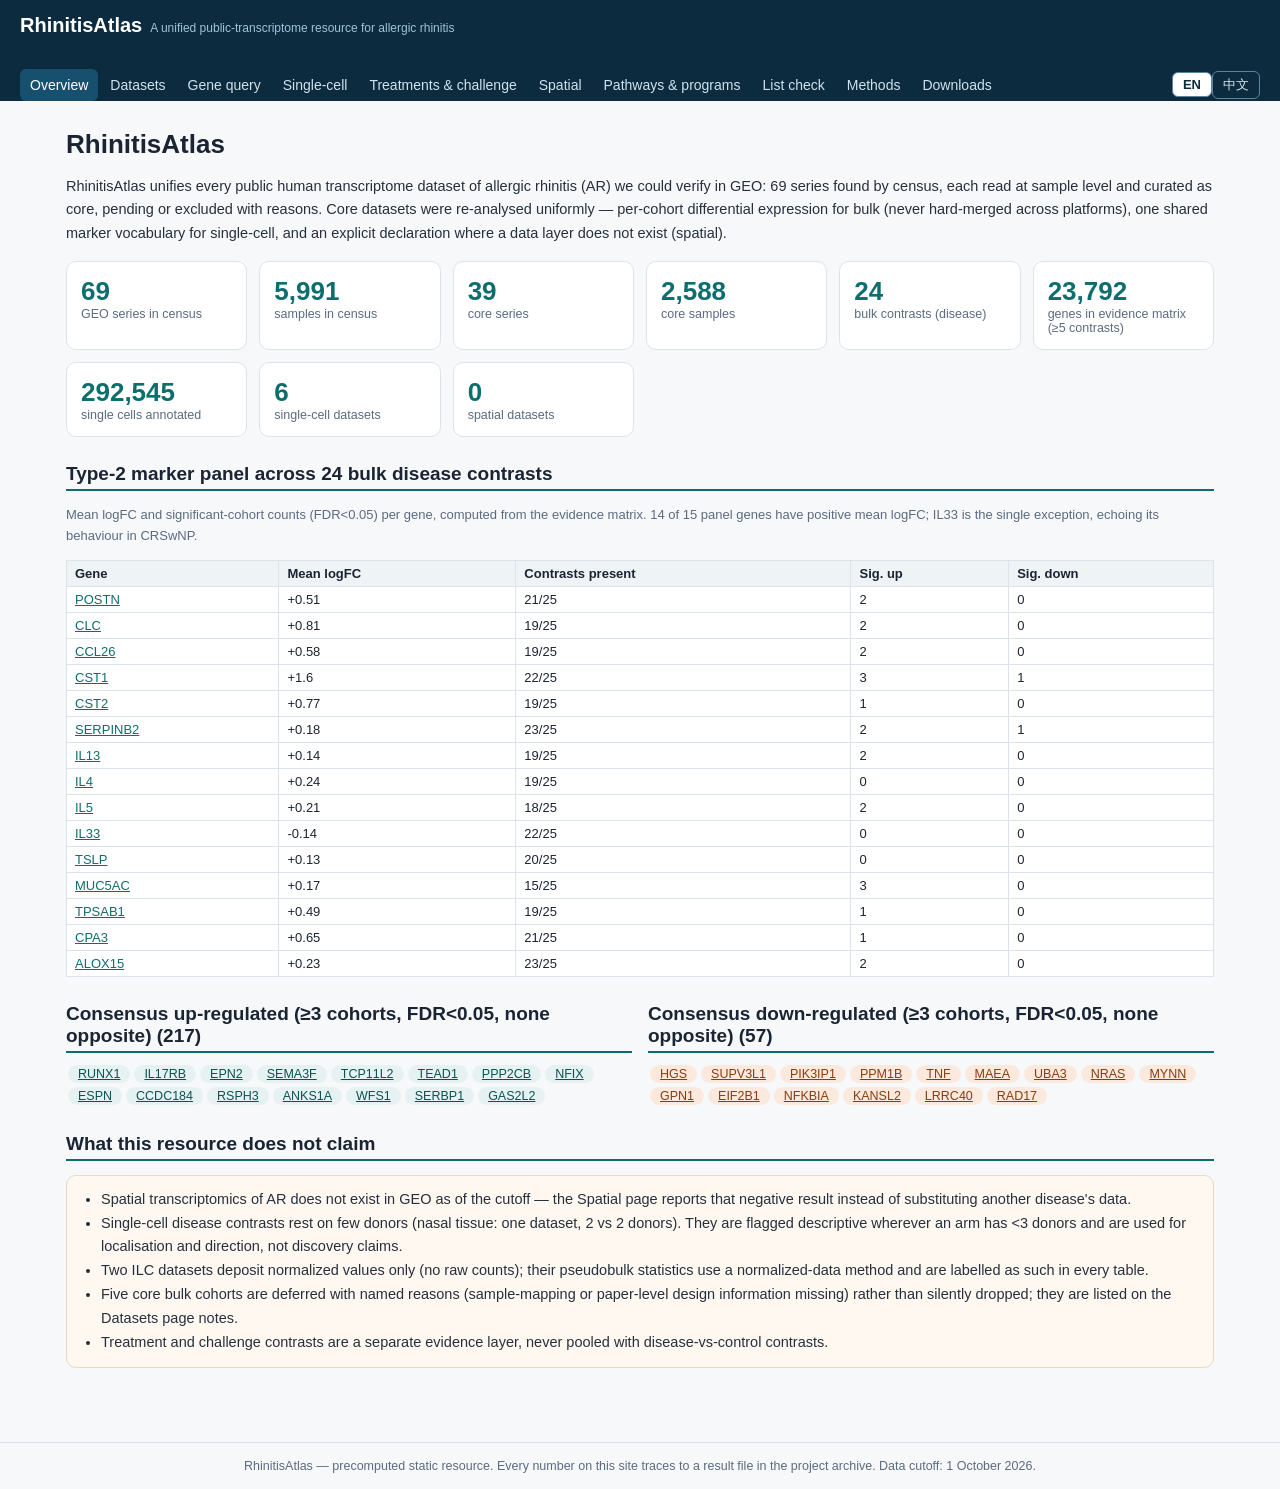
<file: index.html>
<!DOCTYPE html><html lang="en"><head><meta charset="utf-8"><meta name="viewport" content="width=device-width,initial-scale=1">
<title>RhinitisAtlas</title><link rel="stylesheet" href="style.css?v=20261021b"></head><body>
<header><div class="brand">RhinitisAtlas<small data-i18n="tagline"></small></div>
<nav><a href="index.html" data-i18n="nav_overview" class="on"></a><a href="datasets.html" data-i18n="nav_datasets" class=""></a><a href="gene.html" data-i18n="nav_gene" class=""></a><a href="scrna.html" data-i18n="nav_sc" class=""></a><a href="treatments.html" data-i18n="nav_treat" class=""></a><a href="spatial.html" data-i18n="nav_spatial" class=""></a><a href="pathways.html" data-i18n="nav_path" class=""></a><a href="analyze.html" data-i18n="nav_analyze" class=""></a><a href="methods.html" data-i18n="nav_methods" class=""></a><a href="downloads.html" data-i18n="nav_dl" class=""></a></nav><div class="lang"><button data-l="en" onclick="setLang('en')">EN</button><button data-l="zh" onclick="setLang('zh')">中文</button></div></header><main>
<h1>RhinitisAtlas</h1>
<p id="intro"></p>
<div class="cards" id="cards"></div>
<h2 id="h_panel"></h2><p class="mut" id="panel_note"></p><div id="panel"></div>
<div class="grid2"><div><h2 id="h_up"></h2><div id="cons_up"></div></div>
<div><h2 id="h_dn"></h2><div id="cons_dn"></div></div></div>
<h2 id="h_honest"></h2><div class="box"><ul id="honest" style="margin:0;padding-left:18px"></ul></div>
</main><footer><span data-i18n="foot"></span></footer>
<script src="app.js?v=20261021b"></script><script>
const L = {
 intro:{en:"RhinitisAtlas unifies every public human transcriptome dataset of allergic rhinitis (AR) we could verify in GEO: 69 series found by census, each read at sample level and curated as core, pending or excluded with reasons. Core datasets were re-analysed uniformly — per-cohort differential expression for bulk (never hard-merged across platforms), one shared marker vocabulary for single-cell, and an explicit declaration where a data layer does not exist (spatial).",
 zh:"RhinitisAtlas 汇总了我们能在 GEO 中核验的全部人类过敏性鼻炎（AR）公共转录组数据：普查得到 69 个系列，逐个在样本级阅读并策展为 core / pending / excluded（附理由）。核心集全部统一重分析——bulk 逐队列独立差异分析（从不跨平台硬合并）、单细胞共用一套标志物词表、不存在的组学层（空间）明确声明。"},
 c_universe:{en:"GEO series in census",zh:"普查系列"},c_samples:{en:"samples in census",zh:"普查样本"},
 c_core:{en:"core series",zh:"核心系列"},c_cores:{en:"core samples",zh:"核心样本"},
 c_bulk:{en:"bulk contrasts (disease)",zh:"bulk 疾病对比"},c_genes:{en:"genes in evidence matrix (≥5 contrasts)",zh:"证据矩阵基因（≥5 对比）"},
 c_cells:{en:"single cells annotated",zh:"已注释单细胞"},c_sc:{en:"single-cell datasets",zh:"单细胞数据集"},
 c_spatial:{en:"spatial datasets",zh:"空间数据集"},
 h_panel:{en:"Type-2 marker panel across 24 bulk disease contrasts",zh:"2 型标志物面板（24 个 bulk 疾病对比）"},
 panel_note:{en:"Mean logFC and significant-cohort counts (FDR<0.05) per gene, computed from the evidence matrix. 14 of 15 panel genes have positive mean logFC; IL33 is the single exception, echoing its behaviour in CRSwNP.",zh:"每基因的平均 logFC 与显著队列数（FDR<0.05），由证据矩阵计算。15 个面板基因中 14 个平均 logFC 为正；唯一例外是 IL33，与它在 CRSwNP 中的表现一致。"},
 h_up:{en:"Consensus up-regulated (≥3 cohorts, FDR<0.05, none opposite)",zh:"共识上调（≥3 队列，FDR<0.05，无反向）"},
 h_dn:{en:"Consensus down-regulated (≥3 cohorts, FDR<0.05, none opposite)",zh:"共识下调（≥3 队列，FDR<0.05，无反向）"},
 h_honest:{en:"What this resource does not claim",zh:"本资源不声称什么"},
 honest:{en:["Spatial transcriptomics of AR does not exist in GEO as of the cutoff — the Spatial page reports that negative result instead of substituting another disease's data.",
  "Single-cell disease contrasts rest on few donors (nasal tissue: one dataset, 2 vs 2 donors). They are flagged descriptive wherever an arm has <3 donors and are used for localisation and direction, not discovery claims.",
  "Two ILC datasets deposit normalized values only (no raw counts); their pseudobulk statistics use a normalized-data method and are labelled as such in every table.",
  "Five core bulk cohorts are deferred with named reasons (sample-mapping or paper-level design information missing) rather than silently dropped; they are listed on the Datasets page notes.",
  "Treatment and challenge contrasts are a separate evidence layer, never pooled with disease-vs-control contrasts."],
 zh:["截至数据截止日，GEO 中不存在 AR 空间转录组数据——空间页报告这一阴性结果，不借用其他疾病的数据填充。",
  "单细胞疾病对比的供体数很少（鼻组织仅 1 个数据集、2 比 2 供体）。任一臂供体 <3 的对比均标注为描述性，只用于定位与方向印证，不作发现性结论。",
  "两个 ILC 数据集只存了归一化值（无原始计数），其 pseudobulk 统计采用归一化口径方法并在每张表中标注。",
  "5 个 core bulk 队列因具名原因延后（样本映射或原文设计信息缺失），而非静默丢弃，清单见数据集页注释。",
  "治疗与激发对比是独立证据层，永不与疾病-对照对比合并。"]},
 th_gene:{en:"Gene",zh:"基因"},th_mean:{en:"Mean logFC",zh:"平均 logFC"},th_pres:{en:"Contrasts present",zh:"出现对比数"},th_up:{en:"Sig. up",zh:"显著上调"},th_dn:{en:"Sig. down",zh:"显著下调"},
};
function T(k){return L[k][LANG]||L[k].en}
async function render(){
 const s = await loadJSON("data/summary.json");
 document.getElementById("intro").textContent = T("intro");
 const cards=[[s.universe_series,"c_universe"],[s.universe_samples,"c_samples"],[s.core_series,"c_core"],[s.core_samples,"c_cores"],[s.bulk_contrasts_main,"c_bulk"],[s.matrix_genes_ge5,"c_genes"],[s.sc_total_cells,"c_cells"],[Object.keys(s.sc_datasets).length,"c_sc"],[0,"c_spatial"]];
 document.getElementById("cards").innerHTML = cards.map(c=>`<div class="card"><div class="n">${c[0].toLocaleString()}</div><div class="l">${T(c[1])}</div></div>`).join("");
 document.getElementById("h_panel").textContent=T("h_panel"); document.getElementById("panel_note").textContent=T("panel_note");
 document.getElementById("panel").innerHTML = "<table><tr><th>"+T("th_gene")+"</th><th>"+T("th_mean")+"</th><th>"+T("th_pres")+"</th><th>"+T("th_up")+"</th><th>"+T("th_dn")+"</th></tr>"+
  s.panel.map(r=>`<tr><td><a href="gene.html?g=${r.gene}">${r.gene}</a></td><td>${r.mean_logFC>0?"+":""}${r.mean_logFC}</td><td>${r.n_present}/25</td><td>${r.n_up}</td><td>${r.n_down}</td></tr>`).join("")+"</table>";
 document.getElementById("h_up").textContent=T("h_up")+` (${s.consensus_up_ge3})`;
 document.getElementById("h_dn").textContent=T("h_dn")+` (${s.consensus_down_ge3})`;
 document.getElementById("cons_up").innerHTML = s.consensus_up_list.map(g=>`<a class="chip" href="gene.html?g=${g}">${g}</a>`).join("");
 document.getElementById("cons_dn").innerHTML = s.consensus_down_list.map(g=>`<a class="chip dn" href="gene.html?g=${g}">${g}</a>`).join("");
 document.getElementById("h_honest").textContent=T("h_honest");
 document.getElementById("honest").innerHTML = T("honest").map(x=>`<li>${x}</li>`).join("");
}
window.onLang = render; render();
</script></body></html>
</file>
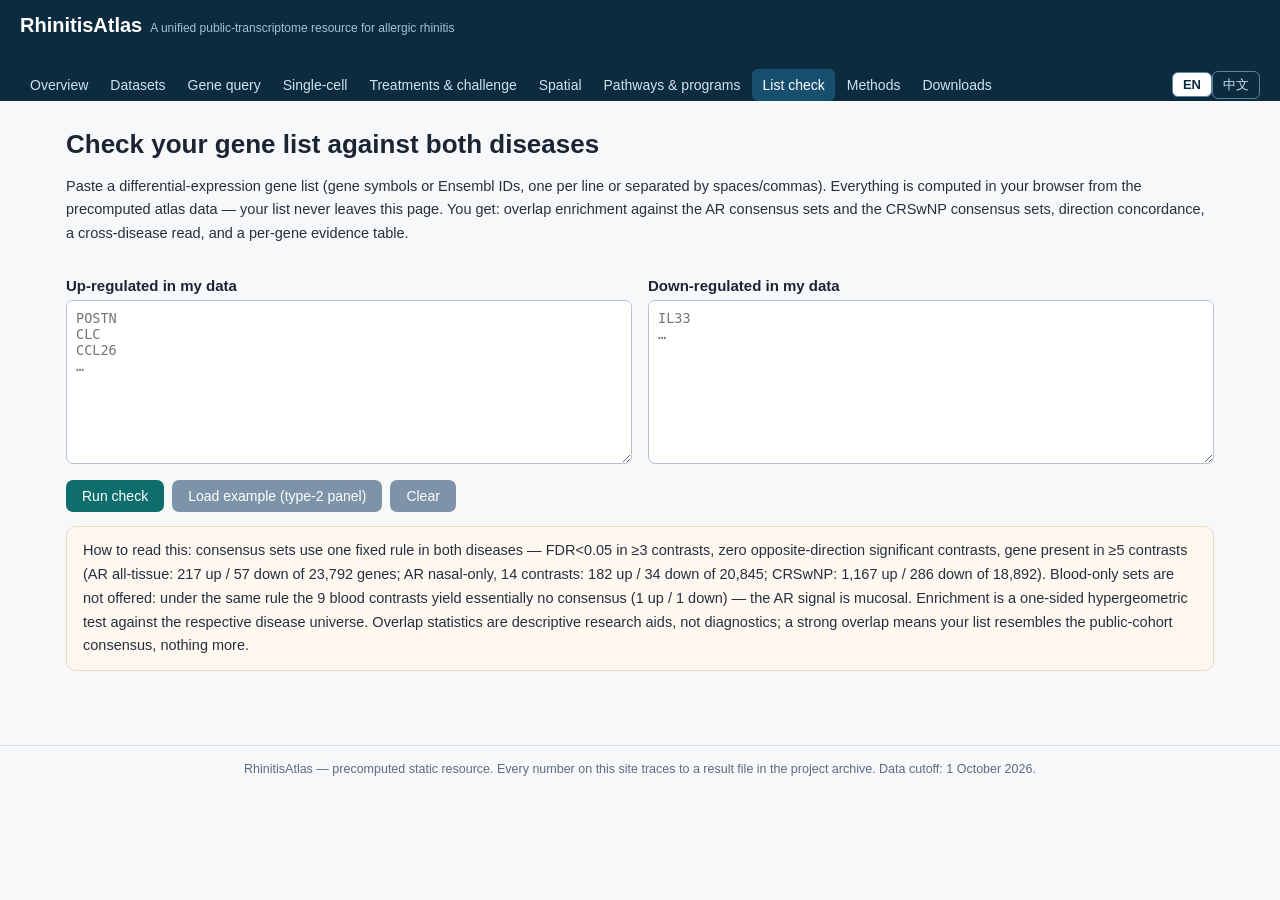
<file: analyze.html>
<!DOCTYPE html><html lang="en"><head><meta charset="utf-8"><meta name="viewport" content="width=device-width,initial-scale=1">
<title>RhinitisAtlas</title><link rel="stylesheet" href="style.css?v=20261021b"></head><body>
<header><div class="brand">RhinitisAtlas<small data-i18n="tagline"></small></div>
<nav><a href="index.html" data-i18n="nav_overview" class=""></a><a href="datasets.html" data-i18n="nav_datasets" class=""></a><a href="gene.html" data-i18n="nav_gene" class=""></a><a href="scrna.html" data-i18n="nav_sc" class=""></a><a href="treatments.html" data-i18n="nav_treat" class=""></a><a href="spatial.html" data-i18n="nav_spatial" class=""></a><a href="pathways.html" data-i18n="nav_path" class=""></a><a href="analyze.html" data-i18n="nav_analyze" class="on"></a><a href="methods.html" data-i18n="nav_methods" class=""></a><a href="downloads.html" data-i18n="nav_dl" class=""></a></nav><div class="lang"><button data-l="en" onclick="setLang('en')">EN</button><button data-l="zh" onclick="setLang('zh')">中文</button></div></header><main>
<h1 id="t"></h1><p id="intro"></p>
<div class="grid2">
<div><h3 id="h_up"></h3><textarea id="up" rows="9" spellcheck="false"></textarea></div>
<div><h3 id="h_dn"></h3><textarea id="dn" rows="9" spellcheck="false"></textarea></div>
</div>
<div style="margin:12px 0;display:flex;gap:8px;flex-wrap:wrap">
<button class="go" id="run"></button>
<button class="go" id="ex" style="background:#7d93a8"></button>
<button class="go" id="clr" style="background:#7d93a8"></button>
<span class="mut" id="status"></span></div>
<div id="out"></div>
<div class="box"><p id="note" style="margin:0"></p></div>
</main><footer><span data-i18n="foot"></span></footer>
<script src="app.js?v=20261021b"></script><script>
const L={
 t:{en:"Check your gene list against both diseases",zh:"拿你的基因列表对照两个疾病"},
 intro:{en:"Paste a differential-expression gene list (gene symbols or Ensembl IDs, one per line or separated by spaces/commas). Everything is computed in your browser from the precomputed atlas data — your list never leaves this page. You get: overlap enrichment against the AR consensus sets and the CRSwNP consensus sets, direction concordance, a cross-disease read, and a per-gene evidence table.",zh:"粘贴你的差异表达基因列表（基因符号或 Ensembl ID，一行一个，或以空格/逗号分隔）。全部计算在你的浏览器内用图谱预计算数据完成——列表不离开本页。输出：与 AR 共识集、CRSwNP 共识集的重叠富集、方向一致性、跨病判读，以及逐基因证据表。"},
 h_up:{en:"Up-regulated in my data",zh:"在我的数据中上调"}, h_dn:{en:"Down-regulated in my data",zh:"在我的数据中下调"},
 run:{en:"Run check",zh:"开始对照"}, ex:{en:"Load example (type-2 panel)",zh:"载入示例（2 型面板）"}, clr:{en:"Clear",zh:"清空"},
 loading:{en:"loading atlas data (2.3 MB)…",zh:"正在加载图谱数据（2.3 MB）…"}, ready:{en:"atlas data loaded",zh:"图谱数据已加载"},
 note:{en:"How to read this: consensus sets use one fixed rule in both diseases — FDR<0.05 in ≥3 contrasts, zero opposite-direction significant contrasts, gene present in ≥5 contrasts (AR all-tissue: 217 up / 57 down of 23,792 genes; AR nasal-only, 14 contrasts: 182 up / 34 down of 20,845; CRSwNP: 1,167 up / 286 down of 18,892). Blood-only sets are not offered: under the same rule the 9 blood contrasts yield essentially no consensus (1 up / 1 down) — the AR signal is mucosal. Enrichment is a one-sided hypergeometric test against the respective disease universe. Overlap statistics are descriptive research aids, not diagnostics; a strong overlap means your list resembles the public-cohort consensus, nothing more.",zh:"如何解读：两个疾病的共识集用同一条固定规则——在 ≥3 个对比中 FDR<0.05、无反向显著对比、基因出现于 ≥5 个对比（AR 全组织：23,792 个基因中上调 217 / 下调 57；AR 仅鼻，14 个对比：20,845 中上调 182 / 下调 34；CRSwNP：18,892 中上调 1,167 / 下调 286）。不提供仅血共识集：同一规则下 9 个血液对比几乎产不出共识（上调 1 / 下调 1）——AR 信号在黏膜不在血。富集为对相应疾病全集的单侧超几何检验。重叠统计是描述性研究辅助，不是诊断工具；重叠强只说明你的列表与公共队列共识相似，仅此而已。"},
 matched:{en:"matched",zh:"已匹配"}, unmatched:{en:"unmatched",zh:"未匹配"}, ensmapped:{en:"Ensembl-mapped",zh:"经 Ensembl 映射"},
 h_enrich:{en:"Overlap enrichment",zh:"重叠富集"}, h_conc:{en:"Direction concordance",zh:"方向一致性"}, h_genes:{en:"Per-gene evidence",zh:"逐基因证据"},
 th_set:{en:"Reference set",zh:"参考集"}, th_k:{en:"Overlap",zh:"重叠"}, th_fold:{en:"Fold",zh:"倍数"}, th_p:{en:"P (hypergeometric)",zh:"P（超几何）"},
 set_ar_up:{en:"AR consensus up",zh:"AR 共识上调"}, set_ar_dn:{en:"AR consensus down",zh:"AR 共识下调"},
 set_nasal_up:{en:"AR nasal-only consensus up",zh:"AR 仅鼻共识上调"}, set_nasal_dn:{en:"AR nasal-only consensus down",zh:"AR 仅鼻共识下调"},
 v_conc:{en:"But direction concordance is high: your genes move the same way as the AR program gene-by-gene even though they are not members of the strict consensus sets — the usual pattern for tissue-restricted marker lists, which single-cohort noise keeps out of the strict sets.",zh:"但方向一致性很高：你的基因逐个与 AR 程序同向，只是未进入严格共识集——这正是组织限制性标志物列表的典型情形，单队列噪声会把它们挡在严格集之外。"},
 set_crs_up:{en:"CRSwNP consensus up",zh:"CRSwNP 共识上调"}, set_crs_dn:{en:"CRSwNP consensus down",zh:"CRSwNP 共识下调"},
 your_up:{en:"your up list",zh:"你的上调列表"}, your_dn:{en:"your down list",zh:"你的下调列表"},
 conc_up:{en:"of your up genes with AR data, share with positive AR mean logFC",zh:"你的上调基因中（有 AR 数据者）AR 平均 logFC 为正的比例"},
 conc_dn:{en:"of your down genes with AR data, share with negative AR mean logFC",zh:"你的下调基因中（有 AR 数据者）AR 平均 logFC 为负的比例"},
 verdict:{en:"Cross-disease read",zh:"跨病判读"},
 v_shared:{en:"Shared signal: your list overlaps the consensus of BOTH diseases",zh:"共享信号：你的列表与两个疾病的共识集都重叠"},
 v_ar:{en:"AR-leaning: significant consensus overlap with allergic rhinitis only",zh:"偏向 AR：只与过敏性鼻炎共识集显著重叠"},
 v_crs:{en:"CRSwNP-leaning: significant consensus overlap with CRSwNP only",zh:"偏向 CRSwNP：只与 CRSwNP 共识集显著重叠"},
 v_none:{en:"No significant overlap with either consensus set.",zh:"与两个共识集均无显著重叠。"},
 v_stronger:{en:"stronger overlap in",zh:"重叠更强的是"},
 th_gene:{en:"Gene",zh:"基因"}, th_yours:{en:"Yours",zh:"你的方向"}, th_armean:{en:"AR mean logFC",zh:"AR 平均 logFC"},
 th_nasal:{en:"Nasal",zh:"鼻"}, th_blood:{en:"Blood",zh:"血"}, th_sig:{en:"Sig ↑/↓ (of present)",zh:"显著 ↑/↓（出现数）"},
 th_meta:{en:"Nasal meta (FDR)",zh:"鼻 meta（FDR）"}, th_crs:{en:"CRS mean logFC",zh:"CRS 平均 logFC"}, th_class:{en:"Consensus class",zh:"共识归类"},
 dl:{en:"Download table (CSV)",zh:"下载表格（CSV）"}, empty:{en:"Paste at least one gene list first.",zh:"请先粘贴至少一个基因列表。"},
 both:{en:"both lists",zh:"两表皆有"}};
function T(k){return L[k][LANG]||L[k].en}
let ATLAS=null, ROWS=[], SORTK="absar", SORTD=-1;
const LG=[0.99999999999980993,676.5203681218851,-1259.1392167224028,771.32342877765313,-176.61502916214059,12.507343278686905,-0.13857109526572012,9.9843695780195716e-6,1.5056327351493116e-7];
function lgamma(z){ if(z<0.5) return Math.log(Math.PI/Math.sin(Math.PI*z))-lgamma(1-z); z-=1; let x=LG[0]; for(let i=1;i<9;i++) x+=LG[i]/(z+i); const t=z+7.5; return 0.5*Math.log(2*Math.PI)+(z+0.5)*Math.log(t)-t+Math.log(x); }
function logC(n,k){ return (k<0||k>n)?-Infinity:lgamma(n+1)-lgamma(k+1)-lgamma(n-k+1); }
function hyperP(N,K,n,k){ if(k<=0) return 1; const mx=Math.min(K,n); let s=0; for(let i=k;i<=mx;i++) s+=Math.exp(logC(K,i)+logC(N-K,n-i)-logC(N,n)); return Math.min(1,s); }
function pFmt(p){ if(p<0.001) return p.toExponential(1); return p.toFixed(3); }
function parseList(txt){
 const seen=new Set(), matched=[], ensgN={n:0}; let unmatched=0;
 txt.split(/[\s,;]+/).map(x=>x.replace(/^["']|["']$/g,"").trim().toUpperCase()).filter(Boolean).forEach(tok=>{
   let sym=tok;
   if(/^ENSG\d+/.test(tok)){ const base=tok.split(".")[0]; if(ATLAS.ensg[base]){ sym=ATLAS.ensg[base]; ensgN.n++; } }
   if(seen.has(sym)) return; seen.add(sym);
   if(ATLAS.genes[sym]) matched.push(sym); else unmatched++;
 });
 return {matched, unmatched, ensMapped:ensgN.n};
}
function setMembers(flag){ return Object.keys(ATLAS.genes).filter(g=>ATLAS.genes[g][9]&flag); }
let SETS=null;
function ensureSets(){ if(!SETS) SETS={arup:setMembers(1), ardn:setMembers(2), crsup:setMembers(4), crsdn:setMembers(8),
  nup:setMembers(32), ndn:setMembers(64),
  arupS:new Set(), ardnS:new Set(), crsupS:new Set(), crsdnS:new Set(), nupS:new Set(), ndnS:new Set()};
 ["arup","ardn","crsup","crsdn","nup","ndn"].forEach(k=>{ if(!SETS[k+"S"].size) SETS[k].forEach(g=>SETS[k+"S"].add(g)); }); }
function enrichRow(listName, list, setS, setN, N, label){
 const inter=list.filter(g=>setS.has(g)).length;
 const n=list.length, p=hyperP(N, setN, n, inter);
 const fold=n&&setN? ((inter/n)/(setN/N)) : 0;
 return {row:`<tr><td>${listName} ∩ ${label}</td><td>${inter} / ${n} (set ${setN} / ${N.toLocaleString()})</td><td>${fold.toFixed(2)}×</td><td>${pFmt(p)}</td></tr>`, inter, p};
}
function badges(f){ let b=""; if(f&1)b+='<span class="badge b-arup">AR↑</span>'; if(f&2)b+='<span class="badge b-ardn">AR↓</span>';
 if(f&4)b+='<span class="badge b-crsup">CRS↑</span>'; if(f&8)b+='<span class="badge b-crsdn">CRS↓</span>'; return b||"—"; }
function run(){
 if(!ATLAS){ document.getElementById("status").textContent=T("loading"); return; }
 ensureSets();
 const upP=parseList(document.getElementById("up").value), dnP=parseList(document.getElementById("dn").value);
 if(!upP.matched.length && !dnP.matched.length){ document.getElementById("out").innerHTML="<p>"+T("empty")+"</p>"; return; }
 const M=ATLAS.meta, out=[];
 const tot=(upP.matched.length+dnP.matched.length), unm=upP.unmatched+dnP.unmatched, em=upP.ensMapped+dnP.ensMapped;
 out.push(`<p class="mut">${tot} ${T("matched")} · ${unm} ${T("unmatched")}${em?` · ${em} ${T("ensMapped")}`:""}</p>`);
 const tests=[];
 const inCRS=g=>(ATLAS.genes[g][9]&16)!==0, inNas=g=>(ATLAS.genes[g][9]&128)!==0;
 const upCRS=upP.matched.filter(inCRS), dnCRS=dnP.matched.filter(inCRS);
 const upNas=upP.matched.filter(inNas), dnNas=dnP.matched.filter(inNas);
 if(upP.matched.length){
   tests.push({dir:"up", atlas:"ar", ...enrichRow(T("your_up"), upP.matched, SETS.arupS, M.ar_up, M.ar_universe, T("set_ar_up"))});
   tests.push({dir:"up", atlas:"ar", ...enrichRow(T("your_up"), upNas, SETS.nupS, M.nasal_up, M.nasal_universe, T("set_nasal_up"))});
   tests.push({dir:"up", atlas:"crs", ...enrichRow(T("your_up"), upCRS, SETS.crsupS, M.crs_up, M.crs_universe, T("set_crs_up"))});
   tests.push({dir:"up", atlas:"arx", ...enrichRow(T("your_up"), upP.matched, SETS.ardnS, M.ar_dn, M.ar_universe, T("set_ar_dn"))});
   tests.push({dir:"up", atlas:"crsx", ...enrichRow(T("your_up"), upCRS, SETS.crsdnS, M.crs_dn, M.crs_universe, T("set_crs_dn"))});
 }
 if(dnP.matched.length){
   tests.push({dir:"dn", atlas:"ar", ...enrichRow(T("your_dn"), dnP.matched, SETS.ardnS, M.ar_dn, M.ar_universe, T("set_ar_dn"))});
   tests.push({dir:"dn", atlas:"ar", ...enrichRow(T("your_dn"), dnNas, SETS.ndnS, M.nasal_dn, M.nasal_universe, T("set_nasal_dn"))});
   tests.push({dir:"dn", atlas:"crs", ...enrichRow(T("your_dn"), dnCRS, SETS.crsdnS, M.crs_dn, M.crs_universe, T("set_crs_dn"))});
   tests.push({dir:"dn", atlas:"arx", ...enrichRow(T("your_dn"), dnP.matched, SETS.arupS, M.ar_up, M.ar_universe, T("set_ar_up"))});
   tests.push({dir:"dn", atlas:"crsx", ...enrichRow(T("your_dn"), dnCRS, SETS.crsupS, M.crs_up, M.crs_universe, T("set_crs_up"))});
 }
 out.push(`<h2>${T("h_enrich")}</h2><table><tr><th>${T("th_set")}</th><th>${T("th_k")}</th><th>${T("th_fold")}</th><th>${T("th_p")}</th></tr>`+tests.map(x=>x.row).join("")+"</table>");
 // concordance first (verdict may fall back to it)
 const conc=[]; let concHit=0, concTot=0;
 if(upP.matched.length){ const a=upP.matched.map(g=>ATLAS.genes[g][0]); const h=a.filter(x=>x>0).length;
   concHit+=h; concTot+=a.length; conc.push(`${(100*h/a.length).toFixed(0)}% ${T("conc_up")}`); }
 if(dnP.matched.length){ const a=dnP.matched.map(g=>ATLAS.genes[g][0]); const h=a.filter(x=>x<0).length;
   concHit+=h; concTot+=a.length; conc.push(`${(100*h/a.length).toFixed(0)}% ${T("conc_dn")}`); }
 // verdict from same-direction tests only
 const same=tests.filter(x=>(x.dir==="up"&&(x.atlas==="ar"||x.atlas==="crs"))||(x.dir==="dn"&&(x.atlas==="ar"||x.atlas==="crs")));
 const arS=same.filter(x=>x.atlas==="ar"), crsS=same.filter(x=>x.atlas==="crs");
 const arSig=arS.some(x=>x.p<0.05), crsSig=crsS.some(x=>x.p<0.05);
 let v = (!arSig&&!crsSig)? T("v_none") : (arSig&&crsSig)? T("v_shared") : arSig? T("v_ar") : T("v_crs");
 if(arSig&&crsSig){ const bestA=Math.min(...arS.map(x=>x.p)), bestC=Math.min(...crsS.map(x=>x.p));
   v += ` (${T("v_stronger")}: ${bestA<bestC?"AR":"CRSwNP"})`; }
 if(!arSig&&!crsSig&&concTot&&concHit/concTot>=0.8) v += " " + T("v_conc");
 out.push(`<div class="box"><b>${T("verdict")}:</b> ${v}</div>`);
 out.push(`<h2>${T("h_conc")}</h2><p>${conc.join("<br>")}</p>`);
 // per-gene rows
 const dirOf={}; upP.matched.forEach(g=>dirOf[g]="↑"); dnP.matched.forEach(g=>dirOf[g]=dirOf[g]?"↕":"↓");
 ROWS=[...new Set([...upP.matched, ...dnP.matched])].map(g=>{ const r=ATLAS.genes[g];
   return {g, dir:dirOf[g], ar:r[0], nasal:r[1], blood:r[2], sup:r[3], sdn:r[4], pres:r[5], meta:r[6], fdr:r[7], crs:r[8], f:r[9], absar:Math.abs(r[0]||0)}; });
 out.push(`<h2>${T("h_genes")} (${ROWS.length})</h2><div style="overflow-x:auto"><table id="gt"></table></div>
 <p><button class="go" id="dlcsv">${T("dl")}</button></p>`);
 document.getElementById("out").innerHTML=out.join("");
 drawTable();
 document.getElementById("dlcsv").addEventListener("click", dlCSV);
}
function drawTable(){
 const rows=[...ROWS].sort((a,b)=>{ const k=SORTK; const va=a[k], vb=b[k];
   return (typeof va==="string"? va.localeCompare(vb) : (va??-1e9)-(vb??-1e9))*SORTD; });
 const th=(k,lb)=>`<th style="cursor:pointer" onclick="sortBy('${k}')">${lb}</th>`;
 document.getElementById("gt").innerHTML = "<tr>"+th("g",T("th_gene"))+th("dir",T("th_yours"))+th("ar",T("th_armean"))+th("nasal",T("th_nasal"))+th("blood",T("th_blood"))+th("sup",T("th_sig"))+th("meta",T("th_meta"))+th("crs",T("th_crs"))+th("f",T("th_class"))+"</tr>"+
 rows.map(r=>`<tr><td><a href="gene.html?g=${r.g}">${r.g}</a></td><td>${r.dir}</td><td>${r.ar>0?"+":""}${r.ar}</td><td>${r.nasal==null?"—":(r.nasal>0?"+":"")+r.nasal}</td><td>${r.blood==null?"—":(r.blood>0?"+":"")+r.blood}</td><td>${r.sup} / ${r.sdn} (of ${r.pres})</td><td>${r.meta==null?"—":(r.meta>0?"+":"")+r.meta+" ("+pFmt(r.fdr)+")"}</td><td>${r.crs==null?"—":(r.crs>0?"+":"")+r.crs}</td><td>${badges(r.f)}</td></tr>`).join("");
}
function sortBy(k){ if(SORTK===k) SORTD*=-1; else { SORTK=k; SORTD=-1; } drawTable(); }
function dlCSV(){
 const head="gene,yours,AR_mean_logFC,nasal_mean,blood_mean,n_sig_up,n_sig_down,n_present,nasal_meta_logFC,nasal_meta_FDR,CRS_mean_logFC,flags\n";
 const body=ROWS.map(r=>[r.g,r.dir,r.ar,r.nasal??"",r.blood??"",r.sup,r.sdn,r.pres,r.meta??"",r.fdr??"",r.crs??"",r.f].join(",")).join("\n");
 const a=document.createElement("a"); a.href=URL.createObjectURL(new Blob([head+body],{type:"text/csv"})); a.download="rhinitisatlas_list_check.csv"; a.click();
}
function renderStatic(){
 ["t","intro","h_up","h_dn","note"].forEach(id=>document.getElementById(id).textContent=T(id));
 document.getElementById("run").textContent=T("run"); document.getElementById("ex").textContent=T("ex"); document.getElementById("clr").textContent=T("clr");
 document.getElementById("up").placeholder="POSTN\nCLC\nCCL26\n…";
 document.getElementById("dn").placeholder="IL33\n…";
}
document.getElementById("run").addEventListener("click", run);
document.getElementById("ex").addEventListener("click", ()=>{
 document.getElementById("up").value="POSTN\nCLC\nCCL26\nCST1\nCST2\nSERPINB2\nIL13\nIL4\nIL5\nTSLP\nMUC5AC\nTPSAB1\nCPA3\nALOX15";
 document.getElementById("dn").value="IL33"; run(); });
document.getElementById("clr").addEventListener("click", ()=>{ document.getElementById("up").value=""; document.getElementById("dn").value=""; document.getElementById("out").innerHTML=""; });
window.onLang=()=>{ renderStatic(); if(ATLAS) document.getElementById("status").textContent=T("ready");
 if(ATLAS && (document.getElementById("up").value||document.getElementById("dn").value)) run(); };
renderStatic();
loadJSON("data/gene_atlas.json").then(d=>{ ATLAS=d; document.getElementById("status").textContent=T("ready"); });
</script></body></html>
</file>
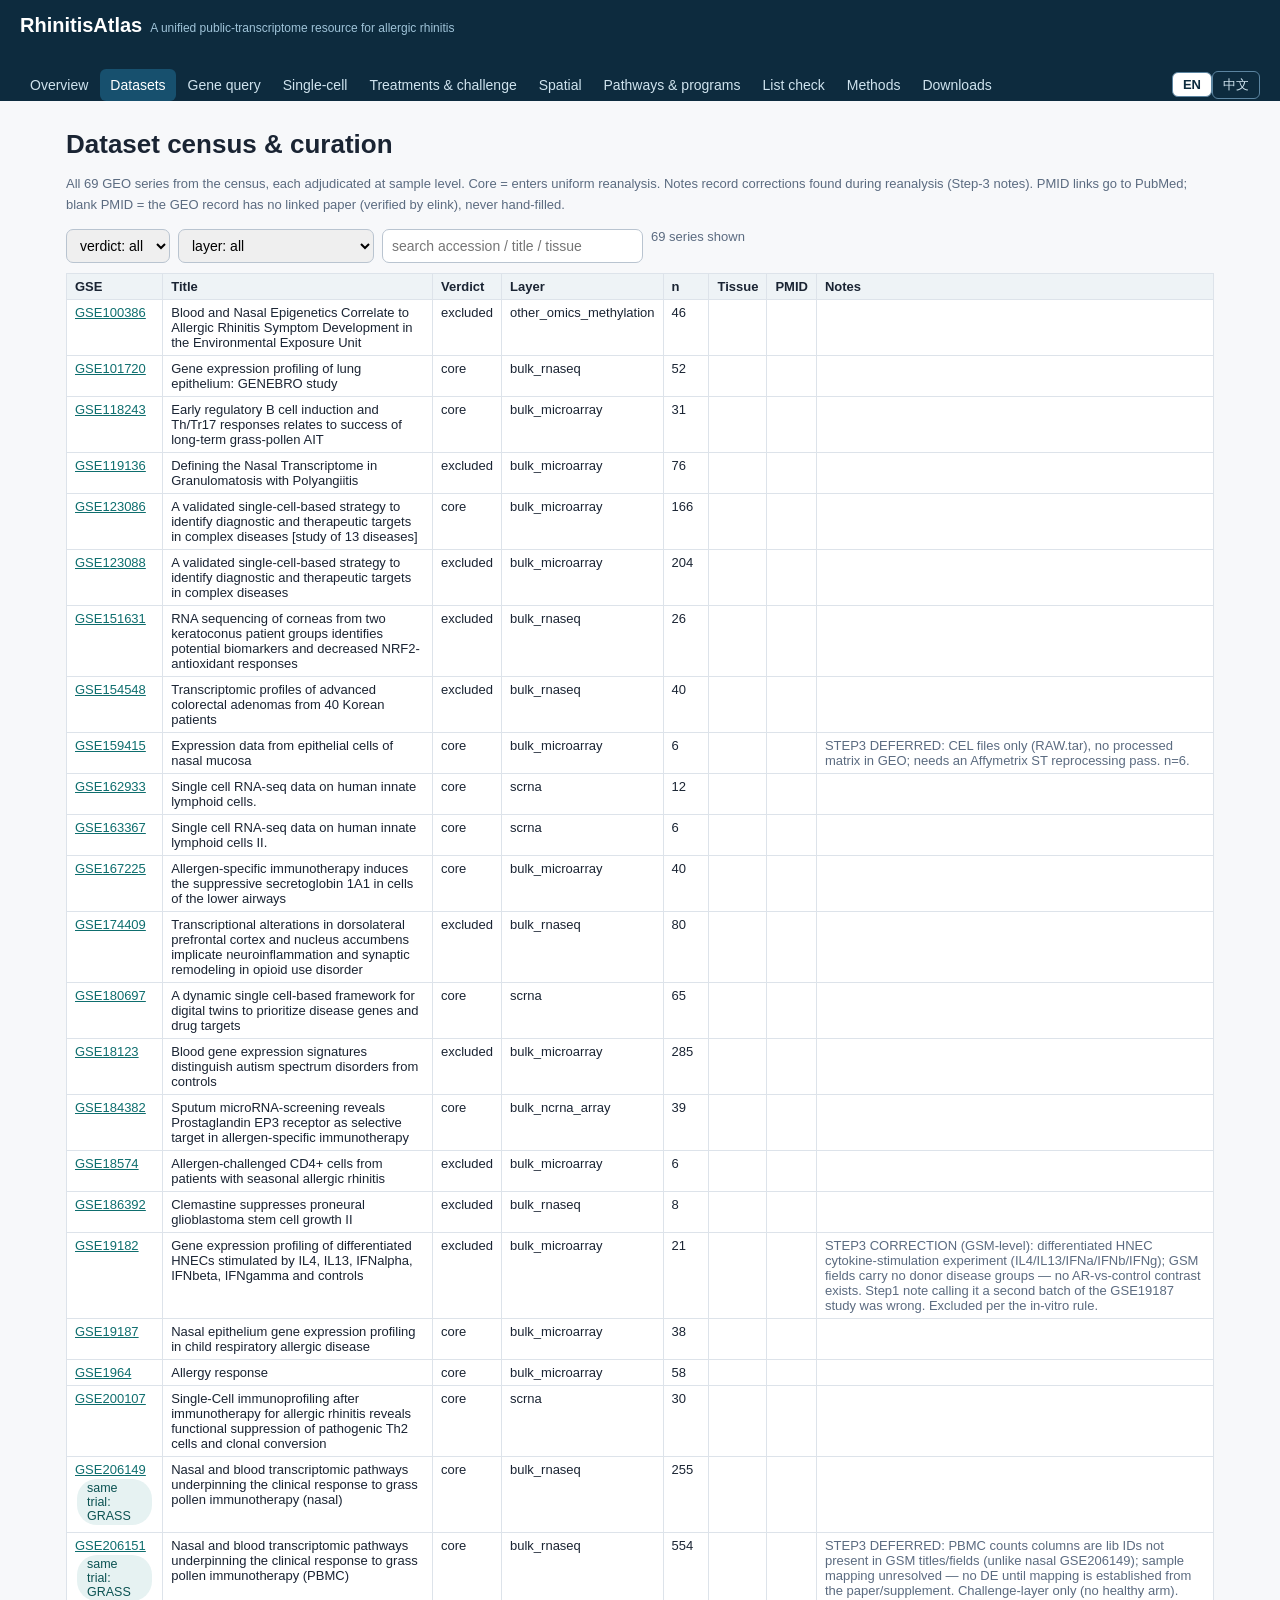
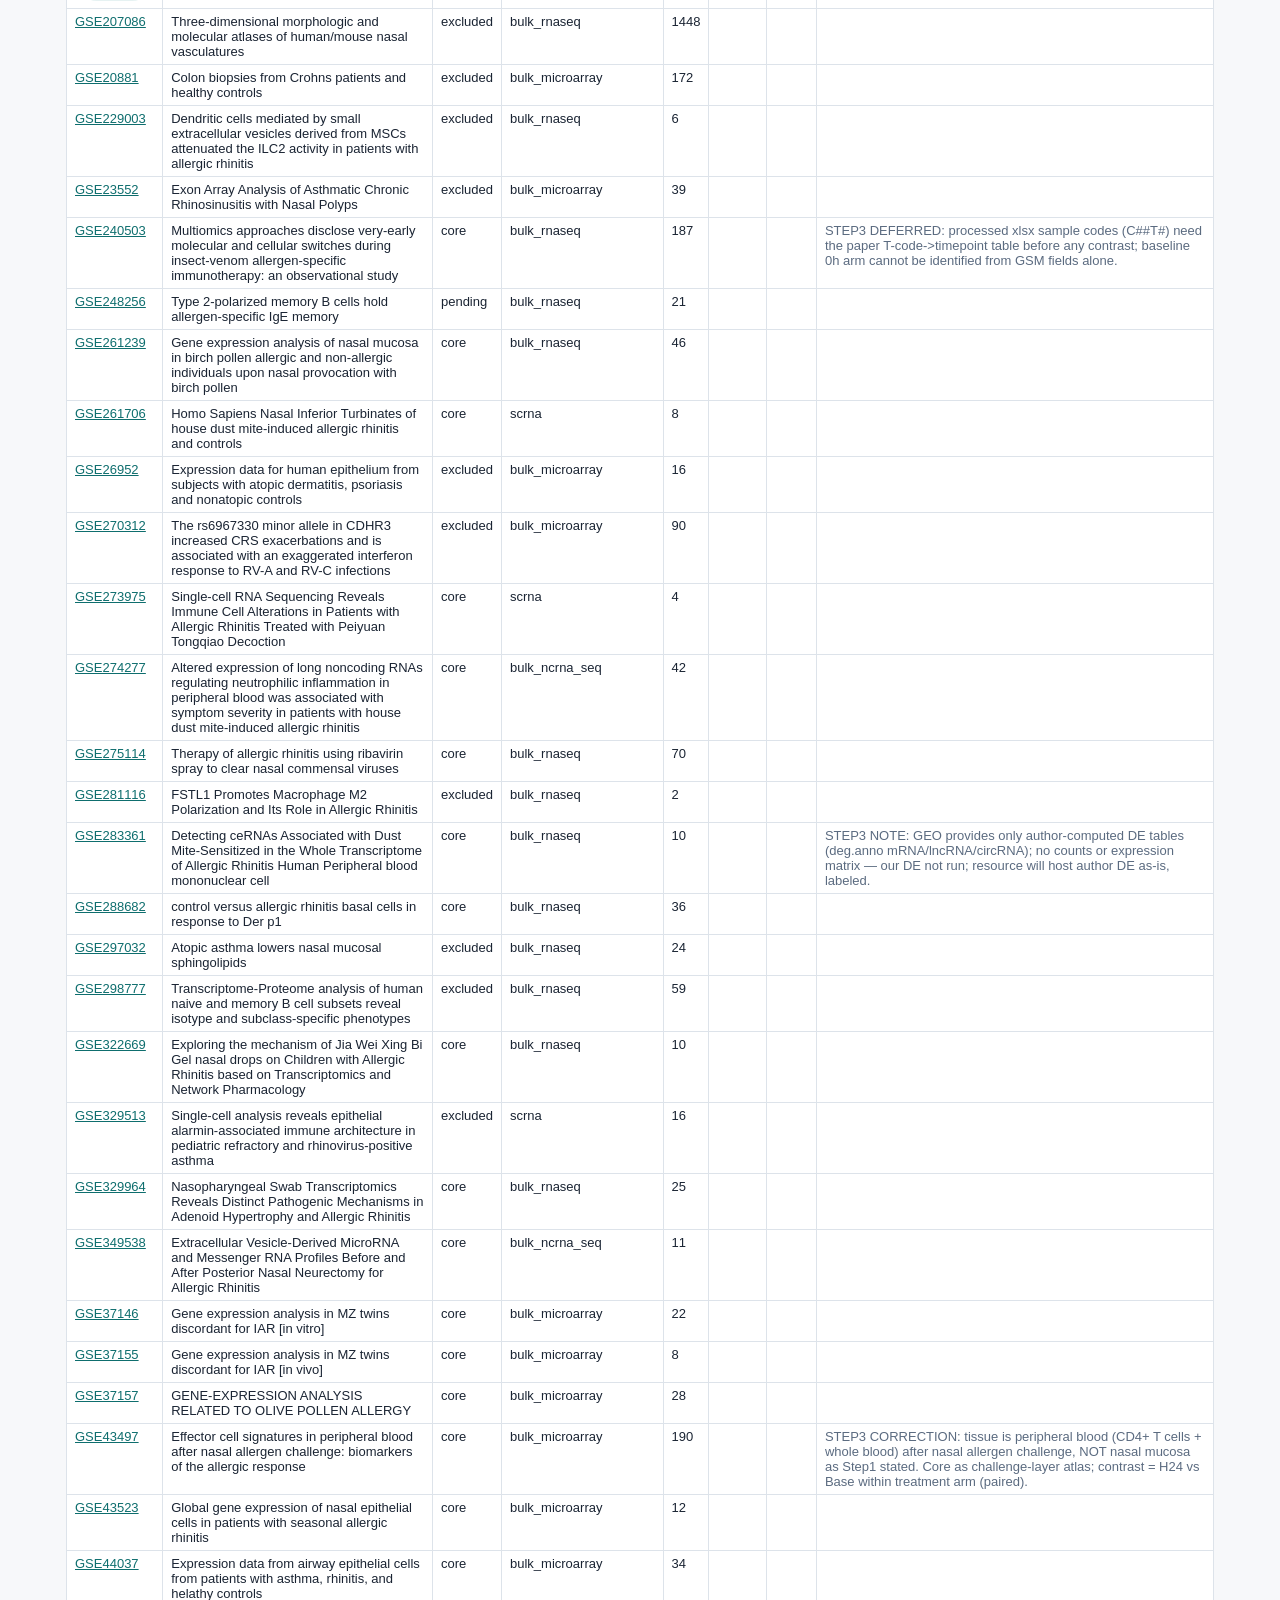
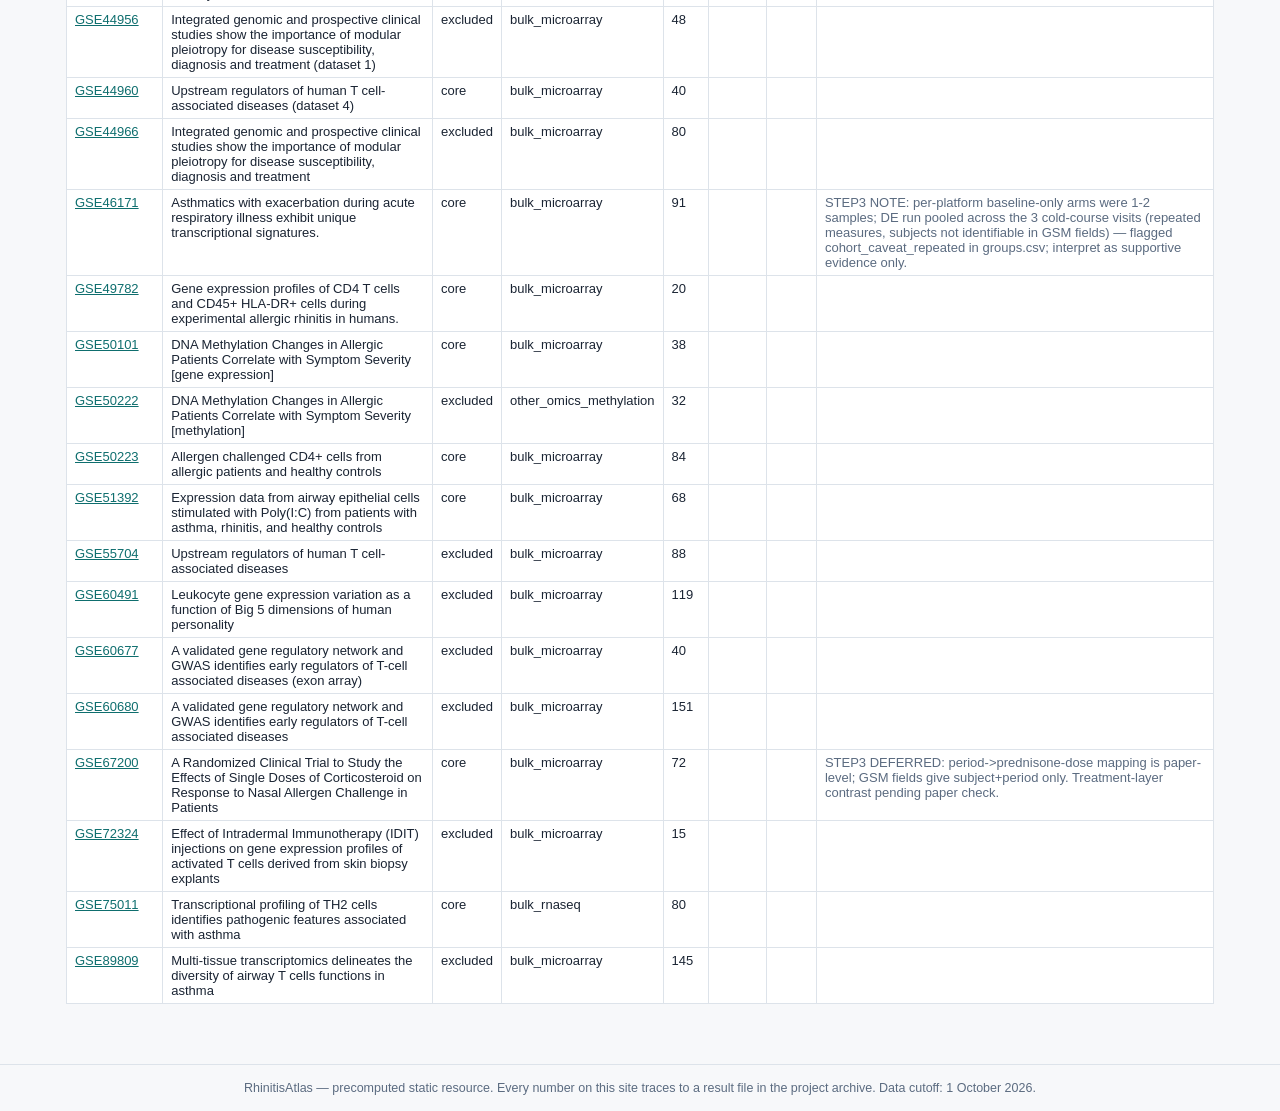
<file: datasets.html>
<!DOCTYPE html><html lang="en"><head><meta charset="utf-8"><meta name="viewport" content="width=device-width,initial-scale=1">
<title>RhinitisAtlas</title><link rel="stylesheet" href="style.css?v=20261021b"></head><body>
<header><div class="brand">RhinitisAtlas<small data-i18n="tagline"></small></div>
<nav><a href="index.html" data-i18n="nav_overview" class=""></a><a href="datasets.html" data-i18n="nav_datasets" class="on"></a><a href="gene.html" data-i18n="nav_gene" class=""></a><a href="scrna.html" data-i18n="nav_sc" class=""></a><a href="treatments.html" data-i18n="nav_treat" class=""></a><a href="spatial.html" data-i18n="nav_spatial" class=""></a><a href="pathways.html" data-i18n="nav_path" class=""></a><a href="analyze.html" data-i18n="nav_analyze" class=""></a><a href="methods.html" data-i18n="nav_methods" class=""></a><a href="downloads.html" data-i18n="nav_dl" class=""></a></nav><div class="lang"><button data-l="en" onclick="setLang('en')">EN</button><button data-l="zh" onclick="setLang('zh')">中文</button></div></header><main>
<h1 id="t"></h1><p class="mut" id="sub"></p>
<div style="margin:10px 0;display:flex;gap:8px;flex-wrap:wrap">
<select id="fv"><option value="">verdict: all</option><option>core</option><option>pending</option><option>excluded</option></select>
<select id="fl"><option value="">layer: all</option></select>
<input id="fq" size="28" placeholder="search accession / title / tissue">
<span class="mut" id="cnt"></span></div>
<div style="overflow-x:auto"><table id="tb"></table></div>
</main><footer><span data-i18n="foot"></span></footer>
<script src="app.js?v=20261021b"></script><script>
const L={t:{en:"Dataset census & curation",zh:"数据集普查与策展"},
 sub:{en:"All 69 GEO series from the census, each adjudicated at sample level. Core = enters uniform reanalysis. Notes record corrections found during reanalysis (Step-3 notes). PMID links go to PubMed; blank PMID = the GEO record has no linked paper (verified by elink), never hand-filled.",zh:"普查的全部 69 个 GEO 系列，均在样本级裁定。core = 进入统一重分析。注释记录重分析中发现的纠错（Step-3 注释）。PMID 链至 PubMed；PMID 空白 = 该 GEO 记录无关联文献（elink 核验），从不手填。"},
 cnt:{en:"series shown",zh:"显示系列数"}};
function T(k){return L[k][LANG]||L[k].en}
let DS=[];
async function render(){
 document.getElementById("t").textContent=T("t"); document.getElementById("sub").textContent=T("sub");
 if(!DS.length){ DS = await loadJSON("data/datasets.json");
   const layers=[...new Set(DS.map(d=>d.layer))].sort();
   document.getElementById("fl").innerHTML='<option value="">layer: all</option>'+layers.map(l=>`<option>${l}</option>`).join(""); }
 const fv=document.getElementById("fv").value, fl=document.getElementById("fl").value, q=document.getElementById("fq").value.toLowerCase();
 const rows=DS.filter(d=>(!fv||d.verdict===fv)&&(!fl||d.layer===fl)&&(!q||(d.accession+d.title+d.tissue_system).toLowerCase().includes(q)));
 document.getElementById("cnt").textContent = rows.length+" "+T("cnt");
 document.getElementById("tb").innerHTML = "<tr><th>GSE</th><th>Title</th><th>Verdict</th><th>Layer</th><th>n</th><th>Tissue</th><th>PMID</th><th>Notes</th></tr>"+
  rows.map(d=>`<tr><td><a href="https://www.ncbi.nlm.nih.gov/geo/query/acc.cgi?acc=${d.accession}" target="_blank">${d.accession}</a>${d.same_trial?'<br><span class="chip">same trial: '+d.same_trial+'</span>':""}</td><td>${d.title}</td><td>${d.verdict}</td><td>${d.layer}</td><td>${d.n_samples}</td><td>${d.tissue_system||""}</td><td>${d.pmid?`<a href="https://pubmed.ncbi.nlm.nih.gov/${d.pmid}/" target="_blank">${d.pmid}</a>`:""}</td><td class="mut">${d.step3_note||""}</td></tr>`).join("");
}
["fv","fl","fq"].forEach(id=>document.getElementById(id).addEventListener("input",render));
window.onLang=render; render();
</script></body></html>
</file>
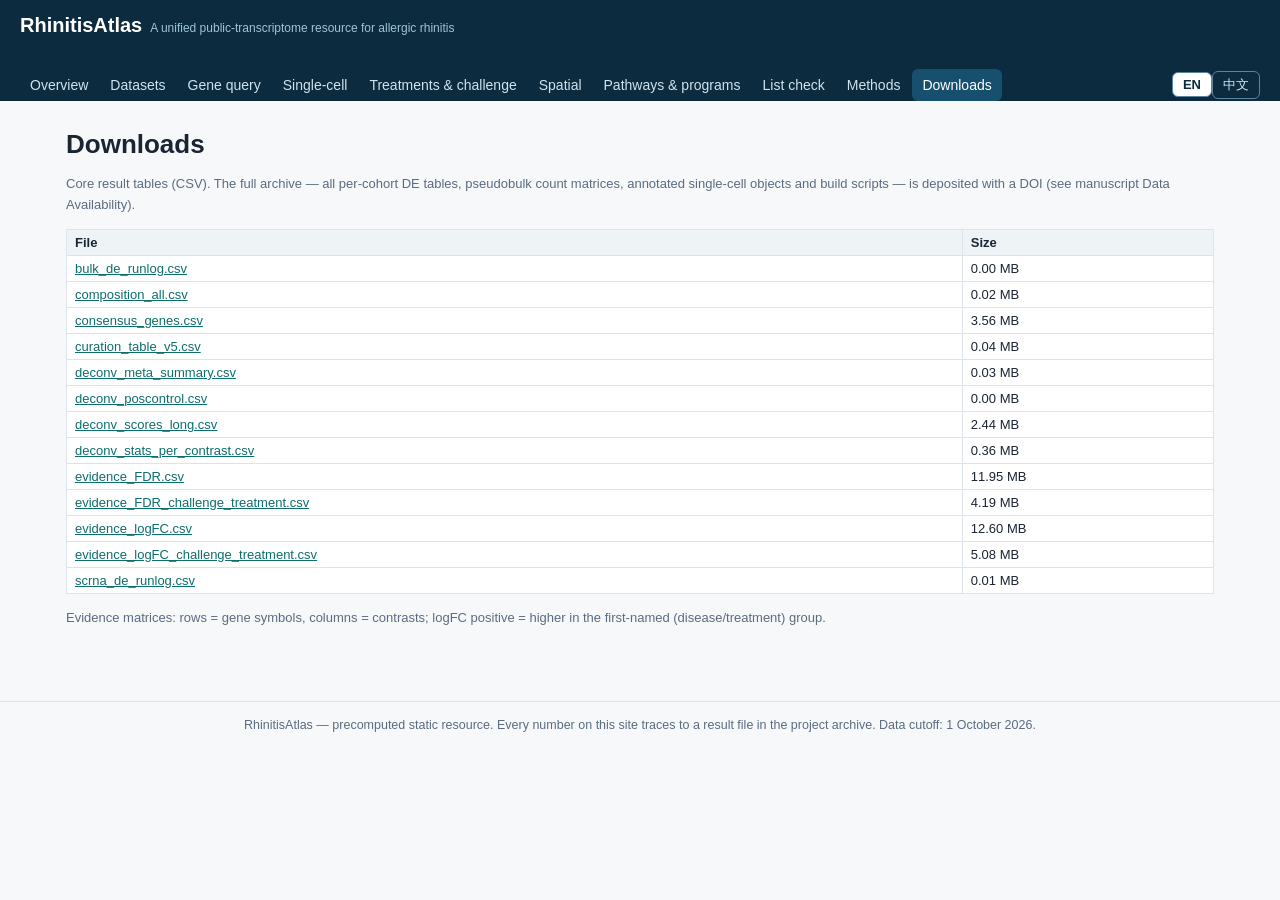
<file: downloads.html>
<!DOCTYPE html><html lang="en"><head><meta charset="utf-8"><meta name="viewport" content="width=device-width,initial-scale=1">
<title>RhinitisAtlas</title><link rel="stylesheet" href="style.css?v=20261021b"></head><body>
<header><div class="brand">RhinitisAtlas<small data-i18n="tagline"></small></div>
<nav><a href="index.html" data-i18n="nav_overview" class=""></a><a href="datasets.html" data-i18n="nav_datasets" class=""></a><a href="gene.html" data-i18n="nav_gene" class=""></a><a href="scrna.html" data-i18n="nav_sc" class=""></a><a href="treatments.html" data-i18n="nav_treat" class=""></a><a href="spatial.html" data-i18n="nav_spatial" class=""></a><a href="pathways.html" data-i18n="nav_path" class=""></a><a href="analyze.html" data-i18n="nav_analyze" class=""></a><a href="methods.html" data-i18n="nav_methods" class=""></a><a href="downloads.html" data-i18n="nav_dl" class="on"></a></nav><div class="lang"><button data-l="en" onclick="setLang('en')">EN</button><button data-l="zh" onclick="setLang('zh')">中文</button></div></header><main>
<h1 id="t"></h1><p class="mut" id="sub"></p>
<table><tr><th>File</th><th>Size</th></tr><tr><td><a href="downloads/bulk_de_runlog.csv">bulk_de_runlog.csv</a></td><td>0.00 MB</td></tr><tr><td><a href="downloads/composition_all.csv">composition_all.csv</a></td><td>0.02 MB</td></tr><tr><td><a href="downloads/consensus_genes.csv">consensus_genes.csv</a></td><td>3.56 MB</td></tr><tr><td><a href="downloads/curation_table_v5.csv">curation_table_v5.csv</a></td><td>0.04 MB</td></tr><tr><td><a href="downloads/deconv_meta_summary.csv">deconv_meta_summary.csv</a></td><td>0.03 MB</td></tr><tr><td><a href="downloads/deconv_poscontrol.csv">deconv_poscontrol.csv</a></td><td>0.00 MB</td></tr><tr><td><a href="downloads/deconv_scores_long.csv">deconv_scores_long.csv</a></td><td>2.44 MB</td></tr><tr><td><a href="downloads/deconv_stats_per_contrast.csv">deconv_stats_per_contrast.csv</a></td><td>0.36 MB</td></tr><tr><td><a href="downloads/evidence_FDR.csv">evidence_FDR.csv</a></td><td>11.95 MB</td></tr><tr><td><a href="downloads/evidence_FDR_challenge_treatment.csv">evidence_FDR_challenge_treatment.csv</a></td><td>4.19 MB</td></tr><tr><td><a href="downloads/evidence_logFC.csv">evidence_logFC.csv</a></td><td>12.60 MB</td></tr><tr><td><a href="downloads/evidence_logFC_challenge_treatment.csv">evidence_logFC_challenge_treatment.csv</a></td><td>5.08 MB</td></tr><tr><td><a href="downloads/scrna_de_runlog.csv">scrna_de_runlog.csv</a></td><td>0.01 MB</td></tr></table>
<p class="mut" id="note"></p>
</main><footer><span data-i18n="foot"></span></footer>
<script src="app.js?v=20261021b"></script><script>
const L={t:{en:"Downloads",zh:"下载"},
 sub:{en:"Core result tables (CSV). The full archive — all per-cohort DE tables, pseudobulk count matrices, annotated single-cell objects and build scripts — is deposited with a DOI (see manuscript Data Availability).",zh:"核心结果表（CSV）。完整归档——全部逐队列 DE 表、pseudobulk 计数矩阵、注释后单细胞对象与构建脚本——以 DOI 存档（见稿件 Data Availability）。"},
 note:{en:"Evidence matrices: rows = gene symbols, columns = contrasts; logFC positive = higher in the first-named (disease/treatment) group.",zh:"证据矩阵：行 = 基因符号，列 = 对比；logFC 为正 = 在先命名的（疾病/治疗）组更高。"}};
function T(k){return L[k][LANG]||L[k].en}
function render(){ document.getElementById("t").textContent=T("t"); document.getElementById("sub").textContent=T("sub"); document.getElementById("note").textContent=T("note"); }
window.onLang=render; render();
</script></body></html>
</file>
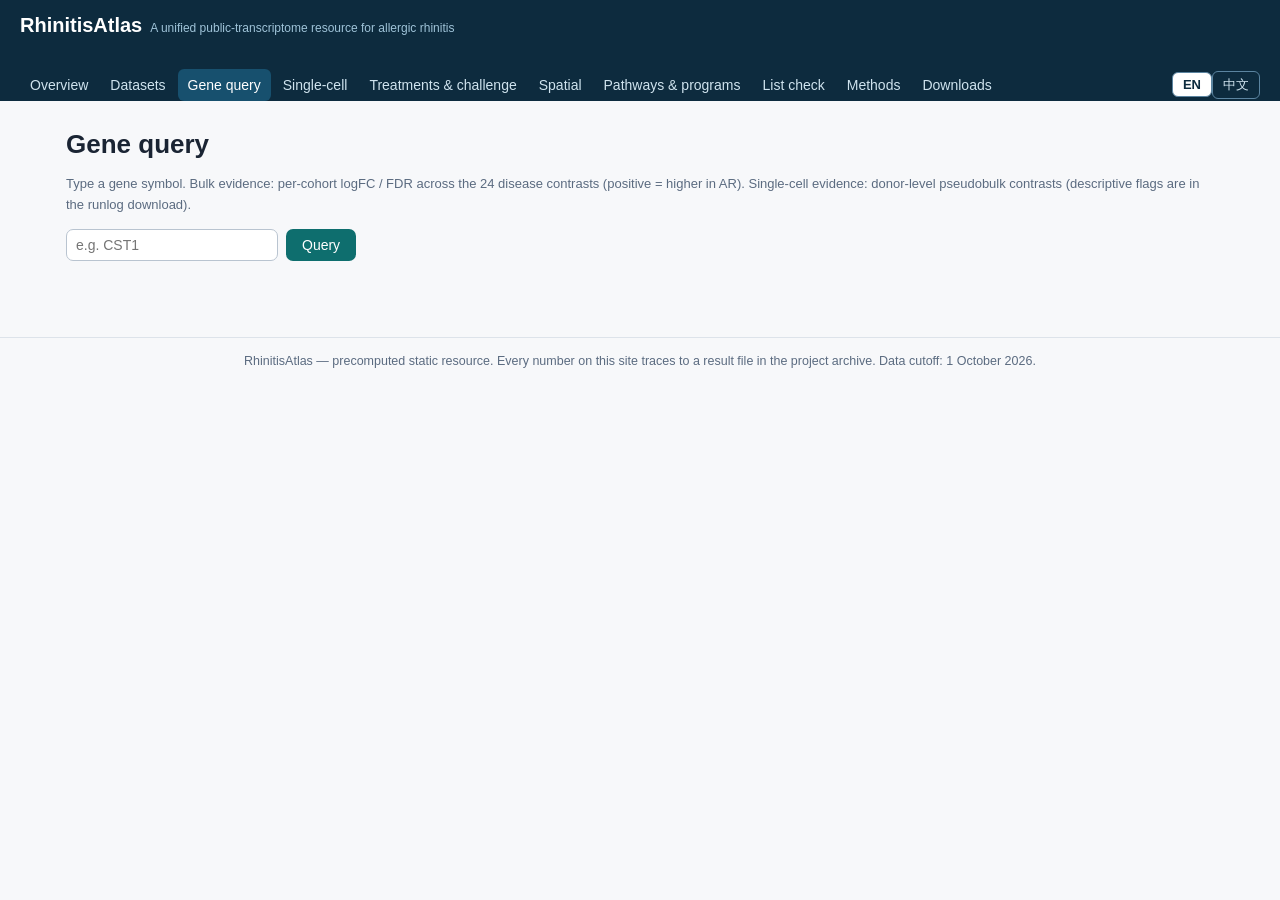
<file: gene.html>
<!DOCTYPE html><html lang="en"><head><meta charset="utf-8"><meta name="viewport" content="width=device-width,initial-scale=1">
<title>RhinitisAtlas</title><link rel="stylesheet" href="style.css?v=20261021b"></head><body>
<header><div class="brand">RhinitisAtlas<small data-i18n="tagline"></small></div>
<nav><a href="index.html" data-i18n="nav_overview" class=""></a><a href="datasets.html" data-i18n="nav_datasets" class=""></a><a href="gene.html" data-i18n="nav_gene" class="on"></a><a href="scrna.html" data-i18n="nav_sc" class=""></a><a href="treatments.html" data-i18n="nav_treat" class=""></a><a href="spatial.html" data-i18n="nav_spatial" class=""></a><a href="pathways.html" data-i18n="nav_path" class=""></a><a href="analyze.html" data-i18n="nav_analyze" class=""></a><a href="methods.html" data-i18n="nav_methods" class=""></a><a href="downloads.html" data-i18n="nav_dl" class=""></a></nav><div class="lang"><button data-l="en" onclick="setLang('en')">EN</button><button data-l="zh" onclick="setLang('zh')">中文</button></div></header><main>
<h1 id="t"></h1><p class="mut" id="sub"></p>
<div style="display:flex;gap:8px"><input id="q" size="22" list="genes" placeholder="e.g. CST1"><datalist id="genes"></datalist><button class="go" id="go"></button></div>
<div id="out" style="margin-top:16px"></div>
</main><footer><span data-i18n="foot"></span></footer>
<script src="app.js?v=20261021b"></script><script>
const L={t:{en:"Gene query",zh:"基因查询"},
 sub:{en:"Type a gene symbol. Bulk evidence: per-cohort logFC / FDR across the 24 disease contrasts (positive = higher in AR). Single-cell evidence: donor-level pseudobulk contrasts (descriptive flags are in the runlog download).",zh:"输入基因符号。bulk 证据：24 个疾病对比的逐队列 logFC / FDR（正值 = AR 中更高）。单细胞证据：供体级 pseudobulk 对比（描述性标记见下载区 runlog）。"},
 go:{en:"Query",zh:"查询"}, notfound:{en:"Gene not in the evidence matrix (present in fewer than 5 bulk contrasts).",zh:"该基因不在证据矩阵中（出现于少于 5 个 bulk 对比）。"},
 bulk:{en:"Bulk — disease contrasts",zh:"Bulk —— 疾病对比"}, sc:{en:"Single-cell — pseudobulk contrasts",zh:"单细胞 —— pseudobulk 对比"},
 contrast:{en:"Contrast",zh:"对比"}, present:{en:"contrasts with data",zh:"有数据的对比"}};
function T(k){return L[k][LANG]||L[k].en}
let GI=null, SI=null;
async function init(){
 document.getElementById("t").textContent=T("t"); document.getElementById("sub").textContent=T("sub"); document.getElementById("go").textContent=T("go");
 GI = await loadJSON("data/gene_index.json"); SI = await loadJSON("data/sc_index.json");
 document.getElementById("genes").innerHTML = Object.keys(GI.genes).map(g=>`<option value="${g}">`).join("");
 const g = new URLSearchParams(location.search).get("g"); if(g){ document.getElementById("q").value=g.toUpperCase(); show(); }
}
function tableBulk(g){
 const e = GI.genes[g]; if(!e) return "<p>"+T("notfound")+"</p>";
 const rows = e.map(([ci,v,f])=>{ const c=GI.contrasts_main[ci]; const w=Math.min(120,Math.abs(v)*30);
   return `<tr><td>${c}</td><td><span class="bar" style="width:${w}px;background:${v>0?"#b3541e":"#3366cc"}"></span> ${v>0?"+":""}${v}</td><td>${fdrFmt(f)}</td></tr>`; }).join("");
 return `<h2>${g} — ${T("bulk")} (${e.length} ${T("present")})</h2><table><tr><th>${T("contrast")}</th><th>logFC</th><th>FDR</th></tr>${rows}</table>`;
}
function tableSC(g){
 const e = (SI.genes||{})[g]; if(!e) return "";
 const rows = e.map(([ci,v,f])=>`<tr><td>${SI.contrasts[ci].replace(/\.csv$/,"")}</td><td>${v>0?"+":""}${v}</td><td>${fdrFmt(f)}</td></tr>`).join("");
 return `<h2>${g} — ${T("sc")} (${e.length})</h2><table><tr><th>${T("contrast")}</th><th>logFC</th><th>FDR</th></tr>${rows}</table>`;
}
function show(){ const g=document.getElementById("q").value.trim().toUpperCase(); if(!g) return;
 document.getElementById("out").innerHTML = tableBulk(g) + tableSC(g); }
document.getElementById("go").addEventListener("click", show);
document.getElementById("q").addEventListener("keydown", e=>{ if(e.key==="Enter") show(); });
window.onLang=init; init();
</script></body></html>
</file>
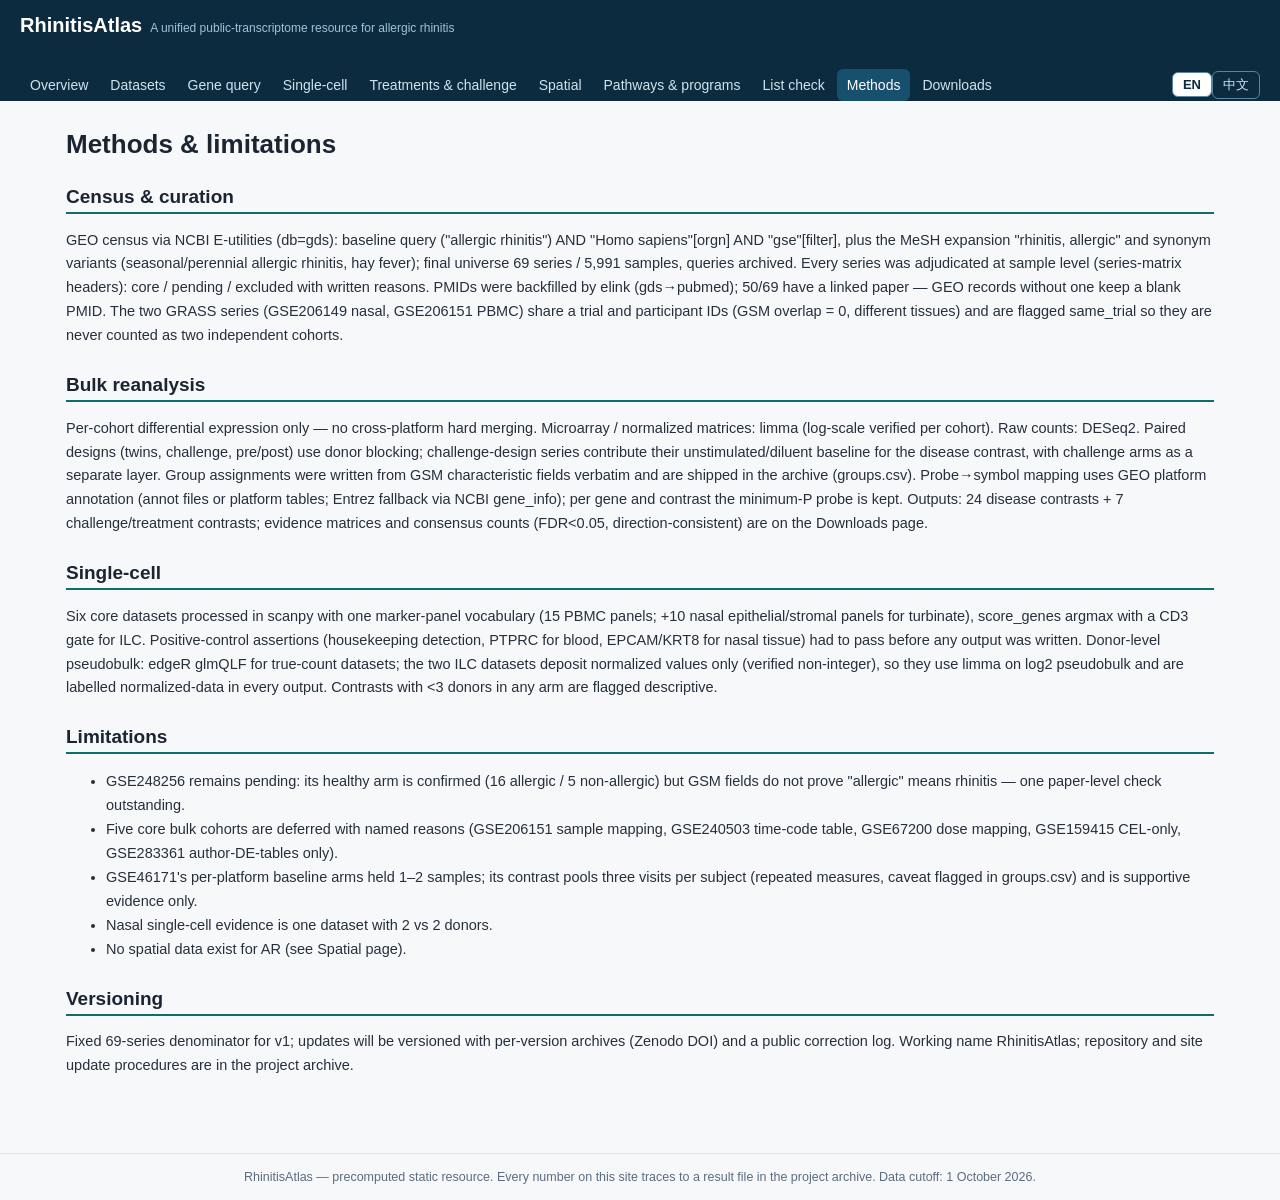
<file: methods.html>
<!DOCTYPE html><html lang="en"><head><meta charset="utf-8"><meta name="viewport" content="width=device-width,initial-scale=1">
<title>RhinitisAtlas</title><link rel="stylesheet" href="style.css?v=20261021b"></head><body>
<header><div class="brand">RhinitisAtlas<small data-i18n="tagline"></small></div>
<nav><a href="index.html" data-i18n="nav_overview" class=""></a><a href="datasets.html" data-i18n="nav_datasets" class=""></a><a href="gene.html" data-i18n="nav_gene" class=""></a><a href="scrna.html" data-i18n="nav_sc" class=""></a><a href="treatments.html" data-i18n="nav_treat" class=""></a><a href="spatial.html" data-i18n="nav_spatial" class=""></a><a href="pathways.html" data-i18n="nav_path" class=""></a><a href="analyze.html" data-i18n="nav_analyze" class=""></a><a href="methods.html" data-i18n="nav_methods" class="on"></a><a href="downloads.html" data-i18n="nav_dl" class=""></a></nav><div class="lang"><button data-l="en" onclick="setLang('en')">EN</button><button data-l="zh" onclick="setLang('zh')">中文</button></div></header><main>
<h1 id="t"></h1><div id="body"></div>
</main><footer><span data-i18n="foot"></span></footer>
<script src="app.js?v=20261021b"></script><script>
const L={t:{en:"Methods & limitations",zh:"方法与局限"}};
function T(k){return L[k][LANG]||L[k].en}
const BODY={
en:`<h2>Census & curation</h2><p>GEO census via NCBI E-utilities (db=gds): baseline query ("allergic rhinitis") AND "Homo sapiens"[orgn] AND "gse"[filter], plus the MeSH expansion "rhinitis, allergic" and synonym variants (seasonal/perennial allergic rhinitis, hay fever); final universe 69 series / 5,991 samples, queries archived. Every series was adjudicated at sample level (series-matrix headers): core / pending / excluded with written reasons. PMIDs were backfilled by elink (gds→pubmed); 50/69 have a linked paper — GEO records without one keep a blank PMID. The two GRASS series (GSE206149 nasal, GSE206151 PBMC) share a trial and participant IDs (GSM overlap = 0, different tissues) and are flagged same_trial so they are never counted as two independent cohorts.</p>
<h2>Bulk reanalysis</h2><p>Per-cohort differential expression only — no cross-platform hard merging. Microarray / normalized matrices: limma (log-scale verified per cohort). Raw counts: DESeq2. Paired designs (twins, challenge, pre/post) use donor blocking; challenge-design series contribute their unstimulated/diluent baseline for the disease contrast, with challenge arms as a separate layer. Group assignments were written from GSM characteristic fields verbatim and are shipped in the archive (groups.csv). Probe→symbol mapping uses GEO platform annotation (annot files or platform tables; Entrez fallback via NCBI gene_info); per gene and contrast the minimum-P probe is kept. Outputs: 24 disease contrasts + 7 challenge/treatment contrasts; evidence matrices and consensus counts (FDR<0.05, direction-consistent) are on the Downloads page.</p>
<h2>Single-cell</h2><p>Six core datasets processed in scanpy with one marker-panel vocabulary (15 PBMC panels; +10 nasal epithelial/stromal panels for turbinate), score_genes argmax with a CD3 gate for ILC. Positive-control assertions (housekeeping detection, PTPRC for blood, EPCAM/KRT8 for nasal tissue) had to pass before any output was written. Donor-level pseudobulk: edgeR glmQLF for true-count datasets; the two ILC datasets deposit normalized values only (verified non-integer), so they use limma on log2 pseudobulk and are labelled normalized-data in every output. Contrasts with &lt;3 donors in any arm are flagged descriptive.</p>
<h2>Limitations</h2><ul>
<li>GSE248256 remains pending: its healthy arm is confirmed (16 allergic / 5 non-allergic) but GSM fields do not prove "allergic" means rhinitis — one paper-level check outstanding.</li>
<li>Five core bulk cohorts are deferred with named reasons (GSE206151 sample mapping, GSE240503 time-code table, GSE67200 dose mapping, GSE159415 CEL-only, GSE283361 author-DE-tables only).</li>
<li>GSE46171's per-platform baseline arms held 1–2 samples; its contrast pools three visits per subject (repeated measures, caveat flagged in groups.csv) and is supportive evidence only.</li>
<li>Nasal single-cell evidence is one dataset with 2 vs 2 donors.</li>
<li>No spatial data exist for AR (see Spatial page).</li></ul>
<h2>Versioning</h2><p>Fixed 69-series denominator for v1; updates will be versioned with per-version archives (Zenodo DOI) and a public correction log. Working name RhinitisAtlas; repository and site update procedures are in the project archive.</p>`,
zh:`<h2>普查与策展</h2><p>GEO 普查经 NCBI E-utilities（db=gds）：基线检索式 ("allergic rhinitis") AND "Homo sapiens"[orgn] AND "gse"[filter]，加 MeSH 扩展 "rhinitis, allergic" 与同义词变体（季节性/常年性过敏性鼻炎、花粉症）；最终宇宙 69 个系列 / 5,991 个样本，检索式已存档。每个系列在样本级裁定（系列矩阵头）：core / pending / excluded 并附书面理由。PMID 经 elink（gds→pubmed）回填，50/69 有关联文献；无关联者 PMID 留空。两个 GRASS 系列（GSE206149 鼻、GSE206151 PBMC）同属一个试验、共享受试者编号（GSM 交集 = 0，不同组织），已打 same_trial 标记，永不算作两个独立队列。</p>
<h2>Bulk 重分析</h2><p>只做逐队列差异表达——从不跨平台硬合并。芯片/归一化矩阵用 limma（逐队列核验量纲）；原始计数用 DESeq2。配对设计（双生子、激发、前后）以供体为区组；激发设计系列以未刺激/稀释剂基线进入疾病对比，激发臂单列为独立层。分组赋值逐字来自 GSM characteristic 字段并随归档发布（groups.csv）。探针→符号映射使用 GEO 平台注释（annot 文件或平台表；Entrez 兜底经 NCBI gene_info）；每基因每对比保留 P 值最小的探针。产出：25 个疾病对比 + 6 个激发/治疗对比；证据矩阵与共识计数（FDR<0.05、方向一致）见下载页。</p>
<h2>单细胞</h2><p>6 个核心数据集在 scanpy 中以同一标志物面板词表处理（15 个 PBMC 面板；下鼻甲另加 10 个鼻上皮/基质面板），score_genes 取最大并对 ILC 施加 CD3 门控。阳性对照断言（管家基因检出率；血液 PTPRC；鼻组织 EPCAM/KRT8）通过后才写出任何结果。供体级 pseudobulk：真计数集用 edgeR glmQLF；两个 ILC 集只有归一化值（已实测非整数），故用 limma 于 log2 pseudobulk 并在全部产出中标注归一化口径。任一臂供体 &lt;3 的对比标注为 descriptive。</p>
<h2>局限</h2><ul>
<li>GSE248256 仍为 pending：健康臂已确认（过敏 16 / 非过敏 5），但 GSM 字段不能证明"过敏"即鼻炎——只剩原文一查。</li>
<li>5 个 core bulk 队列因具名原因延后（GSE206151 样本映射、GSE240503 时间代码表、GSE67200 剂量映射、GSE159415 只有 CEL、GSE283361 只有作者 DE 表）。</li>
<li>GSE46171 各平台基线臂仅 1–2 例，其对比池化每名受试者 3 次访视（重复测量，groups.csv 已标注 caveat），仅作支持性证据。</li>
<li>鼻单细胞证据只有 1 个数据集、2 比 2 供体。</li>
<li>AR 无空间数据（见空间页）。</li></ul>
<h2>版本</h2><p>v1 固定 69 个系列为分母；更新将版本化，每版归档（Zenodo DOI）并公开纠错日志。工作名 RhinitisAtlas；仓库与网站更新流程见项目归档。</p>`};
function render(){ document.getElementById("t").textContent=T("t"); document.getElementById("body").innerHTML = BODY[LANG]||BODY.en; }
window.onLang=render; render();
</script></body></html>
</file>
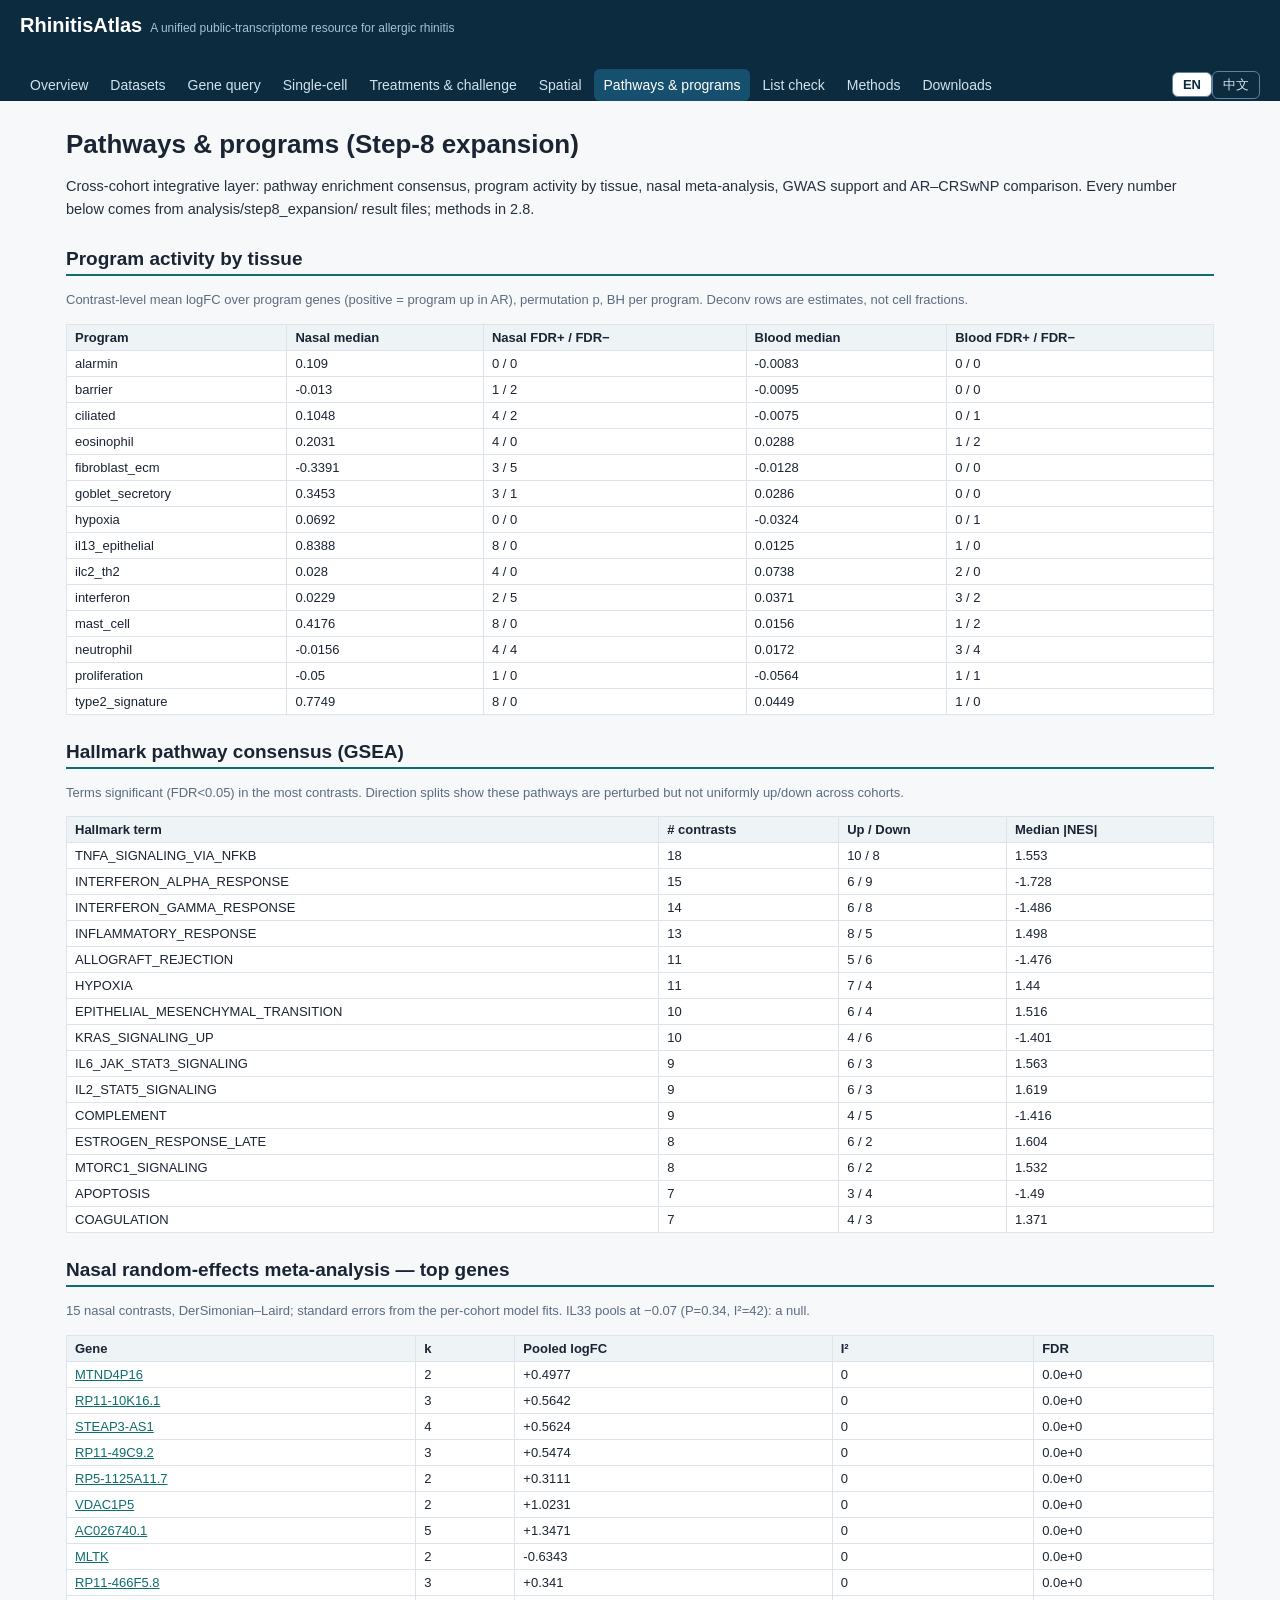
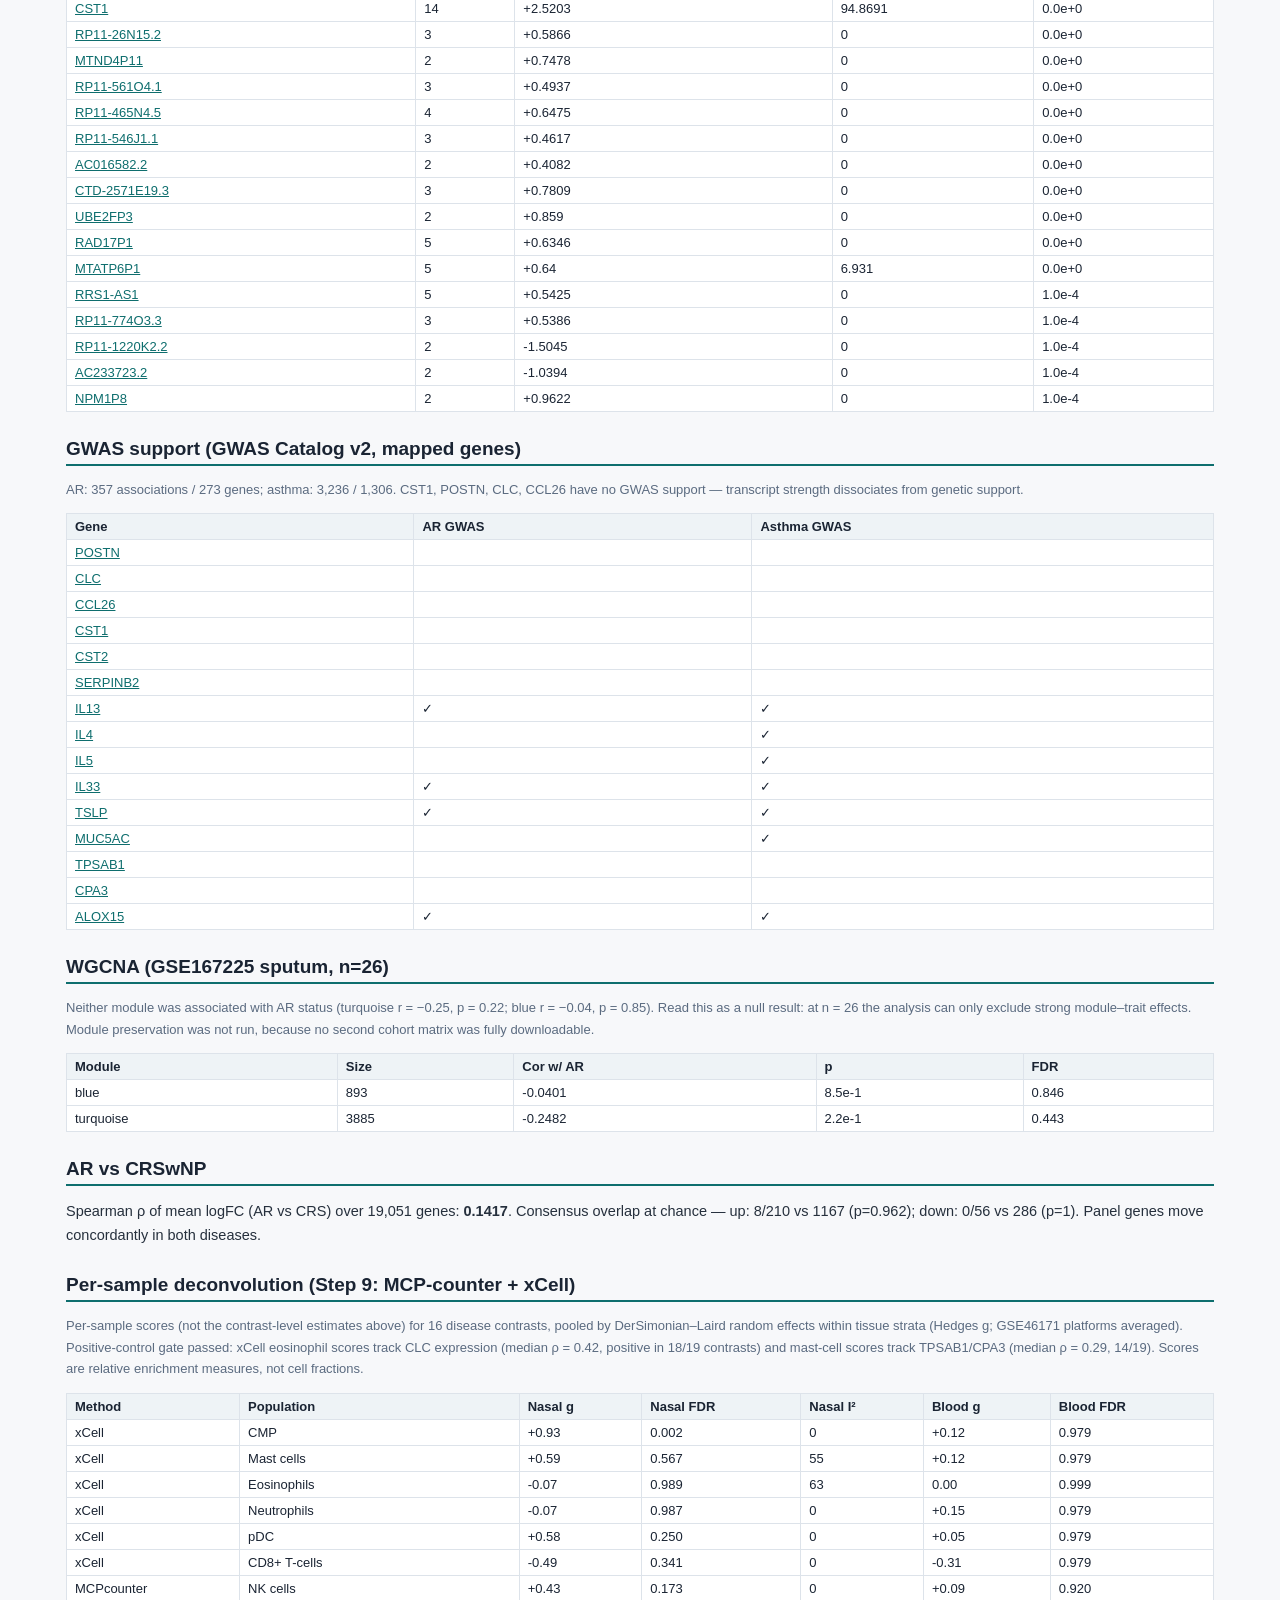
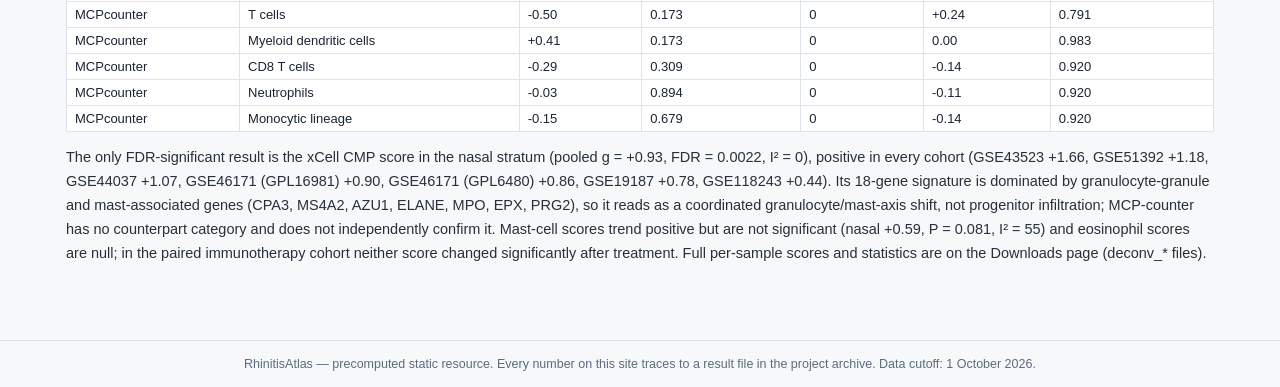
<file: pathways.html>
<!DOCTYPE html><html lang="en"><head><meta charset="utf-8"><meta name="viewport" content="width=device-width,initial-scale=1">
<title>RhinitisAtlas</title><link rel="stylesheet" href="style.css?v=20261021b"></head><body>
<header><div class="brand">RhinitisAtlas<small data-i18n="tagline"></small></div>
<nav><a href="index.html" data-i18n="nav_overview" class=""></a><a href="datasets.html" data-i18n="nav_datasets" class=""></a><a href="gene.html" data-i18n="nav_gene" class=""></a><a href="scrna.html" data-i18n="nav_sc" class=""></a><a href="treatments.html" data-i18n="nav_treat" class=""></a><a href="spatial.html" data-i18n="nav_spatial" class=""></a><a href="pathways.html" data-i18n="nav_path" class="on"></a><a href="analyze.html" data-i18n="nav_analyze" class=""></a><a href="methods.html" data-i18n="nav_methods" class=""></a><a href="downloads.html" data-i18n="nav_dl" class=""></a></nav><div class="lang"><button data-l="en" onclick="setLang('en')">EN</button><button data-l="zh" onclick="setLang('zh')">中文</button></div></header><main>
<h1 id="t"></h1><p id="intro"></p>
<h2 id="h_prog"></h2><p class="mut" id="prog_note"></p><div style="overflow-x:auto"><table id="prog"></table></div>
<h2 id="h_hall"></h2><p class="mut" id="hall_note"></p><div style="overflow-x:auto"><table id="hall"></table></div>
<h2 id="h_meta"></h2><p class="mut" id="meta_note"></p><div style="overflow-x:auto"><table id="metat"></table></div>
<h2 id="h_gwas"></h2><p class="mut" id="gwas_note"></p><div style="overflow-x:auto"><table id="gwast"></table></div>
<h2 id="h_wgcna"></h2><p class="mut" id="wgcna_note"></p><div id="wgcna"></div>
<h2 id="h_xd"></h2><div id="xd"></div>
<h2 id="h_inf"></h2><p class="mut" id="inf_note"></p><div style="overflow-x:auto"><table id="inft"></table></div><div id="inf2"></div>
</main><footer><span data-i18n="foot"></span></footer>
<script src="app.js?v=20261021b"></script><script>
const L={
 t:{en:"Pathways & programs (Step-8 expansion)",zh:"通路与程序（Step-8 扩展）"},
 intro:{en:"Cross-cohort integrative layer: pathway enrichment consensus, program activity by tissue, nasal meta-analysis, GWAS support and AR–CRSwNP comparison. Every number below comes from analysis/step8_expansion/ result files; methods in 2.8.",zh:"跨队列整合层：通路富集共识、按组织的程序活性、鼻 meta 分析、GWAS 支持与 AR–CRSwNP 比较。以下每个数字均来自 analysis/step8_expansion/ 结果文件；方法见 2.8。"},
 h_prog:{en:"Program activity by tissue",zh:"按组织的程序活性"},
 prog_note:{en:"Contrast-level mean logFC over program genes (positive = program up in AR), permutation p, BH per program. Deconv rows are estimates, not cell fractions.",zh:"对比级程序基因平均 logFC（正值 = AR 中程序上调），置换 P、按程序 BH。解卷积行为估计值而非细胞比例。"},
 h_hall:{en:"Hallmark pathway consensus (GSEA)",zh:"Hallmark 通路共识（GSEA）"},
 hall_note:{en:"Terms significant (FDR<0.05) in the most contrasts. Direction splits show these pathways are perturbed but not uniformly up/down across cohorts.",zh:"在最多对比中显著（FDR<0.05）的条目。方向拆分显示这些通路被扰动，但在队列间并非一致上/下调。"},
 h_meta:{en:"Nasal random-effects meta-analysis — top genes",zh:"鼻随机效应 meta 分析—— top 基因"},
 meta_note:{en:"15 nasal contrasts, DerSimonian–Laird; standard errors from the per-cohort model fits. IL33 pools at −0.07 (P=0.34, I²=42): a null.",zh:"15 个鼻对比，DerSimonian–Laird；标准误取自逐队列模型拟合。IL33 合并 −0.07（P=0.34，I²=42）：零结果。"},
 h_gwas:{en:"GWAS support (GWAS Catalog v2, mapped genes)",zh:"GWAS 支持（GWAS Catalog v2，mapped 基因）"},
 gwas_note:{en:"AR: 357 associations / 273 genes; asthma: 3,236 / 1,306. CST1, POSTN, CLC, CCL26 have no GWAS support — transcript strength dissociates from genetic support.",zh:"AR：357 个关联 / 273 个基因；哮喘：3,236 / 1,306。CST1、POSTN、CLC、CCL26 无 GWAS 支持——转录强度与遗传支持分离。"},
 h_wgcna:{en:"WGCNA (GSE167225 sputum, n=26)",zh:"WGCNA（GSE167225 痰，n=26）"},
 wgcna_note:{en:"Neither module was associated with AR status (turquoise r = −0.25, p = 0.22; blue r = −0.04, p = 0.85). Read this as a null result: at n = 26 the analysis can only exclude strong module–trait effects. Module preservation was not run, because no second cohort matrix was fully downloadable.",zh:"两个模块均未发现与 AR 状态相关（turquoise r = −0.25，p = 0.22；blue r = −0.04，p = 0.85）。应按零结果理解：n = 26 时该分析只能排除强模块–性状效应。因无第二个队列可下载完整矩阵，未做模块保存性分析。"},
 h_xd:{en:"AR vs CRSwNP",zh:"AR 对 CRSwNP"},
 h_inf:{en:"Per-sample deconvolution (Step 9: MCP-counter + xCell)",zh:"逐样本去卷积（Step 9：MCP-counter + xCell）"},
 inf_note:{en:"Per-sample scores (not the contrast-level estimates above) for 16 disease contrasts, pooled by DerSimonian–Laird random effects within tissue strata (Hedges g; GSE46171 platforms averaged). Positive-control gate passed: xCell eosinophil scores track CLC expression (median ρ = 0.42, positive in 18/19 contrasts) and mast-cell scores track TPSAB1/CPA3 (median ρ = 0.29, 14/19). Scores are relative enrichment measures, not cell fractions.",zh:"逐样本分数（非上方对比级估计），16 个疾病对比，按组织分层以 DerSimonian–Laird 随机效应合并（Hedges g；GSE46171 双平台先平均）。阳性对照门通过：xCell 嗜酸分数追踪 CLC 表达（中位 ρ = 0.42，19 个对比中 18 个为正），肥大分数追踪 TPSAB1/CPA3（中位 ρ = 0.29，14/19）。分数为相对富集量，不是细胞比例。"}};
function T(k){return L[k][LANG]||L[k].en}
function fdrFmt2(f){ if(f==null) return "—"; if(f<0.001) return f.toExponential(1); return f.toFixed(3); }
async function render(){
 ["t","intro","h_prog","prog_note","h_hall","hall_note","h_meta","meta_note","h_gwas","gwas_note","h_wgcna","wgcna_note","h_xd","h_inf","inf_note"].forEach(id=>document.getElementById(id).textContent=T(id));
 const E = await loadJSON("data/expansion.json");
 const pt = E.programs_tissue.filter(r=>["nasal","blood"].includes(r.tissue_simple));
 const progs=[...new Set(pt.map(r=>r.program))];
 document.getElementById("prog").innerHTML = "<tr><th>Program</th><th>Nasal median</th><th>Nasal FDR+ / FDR−</th><th>Blood median</th><th>Blood FDR+ / FDR−</th></tr>"+
  progs.map(p=>{ const n=pt.find(r=>r.program===p&&r.tissue_simple==="nasal"), b=pt.find(r=>r.program===p&&r.tissue_simple==="blood");
   return `<tr><td>${p}</td><td>${n?n.median_activity:"—"}</td><td>${n?n.n_FDR05_pos+" / "+n.n_FDR05_neg:"—"}</td><td>${b?b.median_activity:"—"}</td><td>${b?b.n_FDR05_pos+" / "+b.n_FDR05_neg:"—"}</td></tr>`; }).join("");
 document.getElementById("hall").innerHTML = "<tr><th>Hallmark term</th><th># contrasts</th><th>Up / Down</th><th>Median |NES|</th></tr>"+
  E.hallmark_top.map(r=>`<tr><td>${r.term}</td><td>${r.n}</td><td>${r.n_up} / ${r.n_dn}</td><td>${r.median_NES}</td></tr>`).join("");
 document.getElementById("metat").innerHTML = "<tr><th>Gene</th><th>k</th><th>Pooled logFC</th><th>I²</th><th>FDR</th></tr>"+
  E.meta_nasal_top.map(r=>`<tr><td><a href="gene.html?g=${r.gene}">${r.gene}</a></td><td>${r.k}</td><td>${r.pooled_logFC>0?"+":""}${r.pooled_logFC}</td><td>${r.I2}</td><td>${fdrFmt2(r.FDR)}</td></tr>`).join("");
 document.getElementById("gwast").innerHTML = "<tr><th>Gene</th><th>AR GWAS</th><th>Asthma GWAS</th></tr>"+
  E.gwas_panel.map(r=>`<tr><td><a href="gene.html?g=${r.gene}">${r.gene}</a></td><td>${r.allergic_rhinitis_gwas_hit?"✓":""}</td><td>${r.asthma_gwas_hit?"✓":""}</td></tr>`).join("");
 document.getElementById("wgcna").innerHTML = "<table><tr><th>Module</th><th>Size</th><th>Cor w/ AR</th><th>p</th><th>FDR</th></tr>"+
  E.wgcna.modules.map(r=>`<tr><td>${r.module}</td><td>${r.size}</td><td>${r.cor_trait}</td><td>${r.p_trait.toExponential(1)}</td><td>${fdrFmt2(r.FDR)}</td></tr>`).join("")+
  `</table>`;
 const x=E.crossdisease;
 document.getElementById("xd").innerHTML = `<p>Spearman ρ of mean logFC (AR vs CRS) over ${x.common_genes.toLocaleString()} genes: <b>${x.spearman_rho}</b>. Consensus overlap at chance — up: ${x.up_overlap}/${x.ar_up} vs ${x.crs_up} (p=${x.up_overlap_p}); down: ${x.dn_overlap}/${x.ar_dn} vs ${x.crs_dn} (p=${x.dn_overlap_p}). Panel genes move concordantly in both diseases.</p>`;
 const I = await loadJSON("data/infiltration.json");
 const gf = v => (v>0?"+":"")+v.toFixed(2);
 document.getElementById("inft").innerHTML = "<tr><th>Method</th><th>Population</th><th>Nasal g</th><th>Nasal FDR</th><th>Nasal I²</th><th>Blood g</th><th>Blood FDR</th></tr>"+
  I.meta.map(r=>`<tr><td>${r.method}</td><td>${r.population}</td><td>${r.nasal?gf(r.nasal.g):"—"}</td><td>${r.nasal?fdrFmt2(r.nasal.fdr):"—"}</td><td>${r.nasal?r.nasal.i2:"—"}</td><td>${r.blood?gf(r.blood.g):"—"}</td><td>${r.blood?fdrFmt2(r.blood.fdr):"—"}</td></tr>`).join("");
 const cmpLine = I.cmp_cohorts.map(r=>`${r.cohort} ${gf(r.g)}`).join(", ");
 document.getElementById("inf2").innerHTML = LANG==="zh"
  ? `<p>唯一 FDR 显著项：xCell CMP 鼻层合并 g = +0.93（FDR = 0.0022，I² = 0），逐队列全为正（${cmpLine}）。其 18 基因签名以粒细胞颗粒/肥大相关基因（CPA3、MS4A2、AZU1、ELANE、MPO、EPX、PRG2 等）为主体，应读作粒细胞/肥大轴协同位移而非祖细胞浸润；MCP-counter 无对应类别，未独立互证。肥大细胞分数鼻层 +0.59（P = 0.081，I² = 55）不显著，嗜酸为零结果；AIT 配对队列中肥大/嗜酸分数治疗后均无显著变化。逐样本分数与全部统计见下载页（deconv_* 文件）。</p>`
  : `<p>The only FDR-significant result is the xCell CMP score in the nasal stratum (pooled g = +0.93, FDR = 0.0022, I² = 0), positive in every cohort (${cmpLine}). Its 18-gene signature is dominated by granulocyte-granule and mast-associated genes (CPA3, MS4A2, AZU1, ELANE, MPO, EPX, PRG2), so it reads as a coordinated granulocyte/mast-axis shift, not progenitor infiltration; MCP-counter has no counterpart category and does not independently confirm it. Mast-cell scores trend positive but are not significant (nasal +0.59, P = 0.081, I² = 55) and eosinophil scores are null; in the paired immunotherapy cohort neither score changed significantly after treatment. Full per-sample scores and statistics are on the Downloads page (deconv_* files).</p>`;
}
window.onLang=render; render();
</script></body></html>
</file>
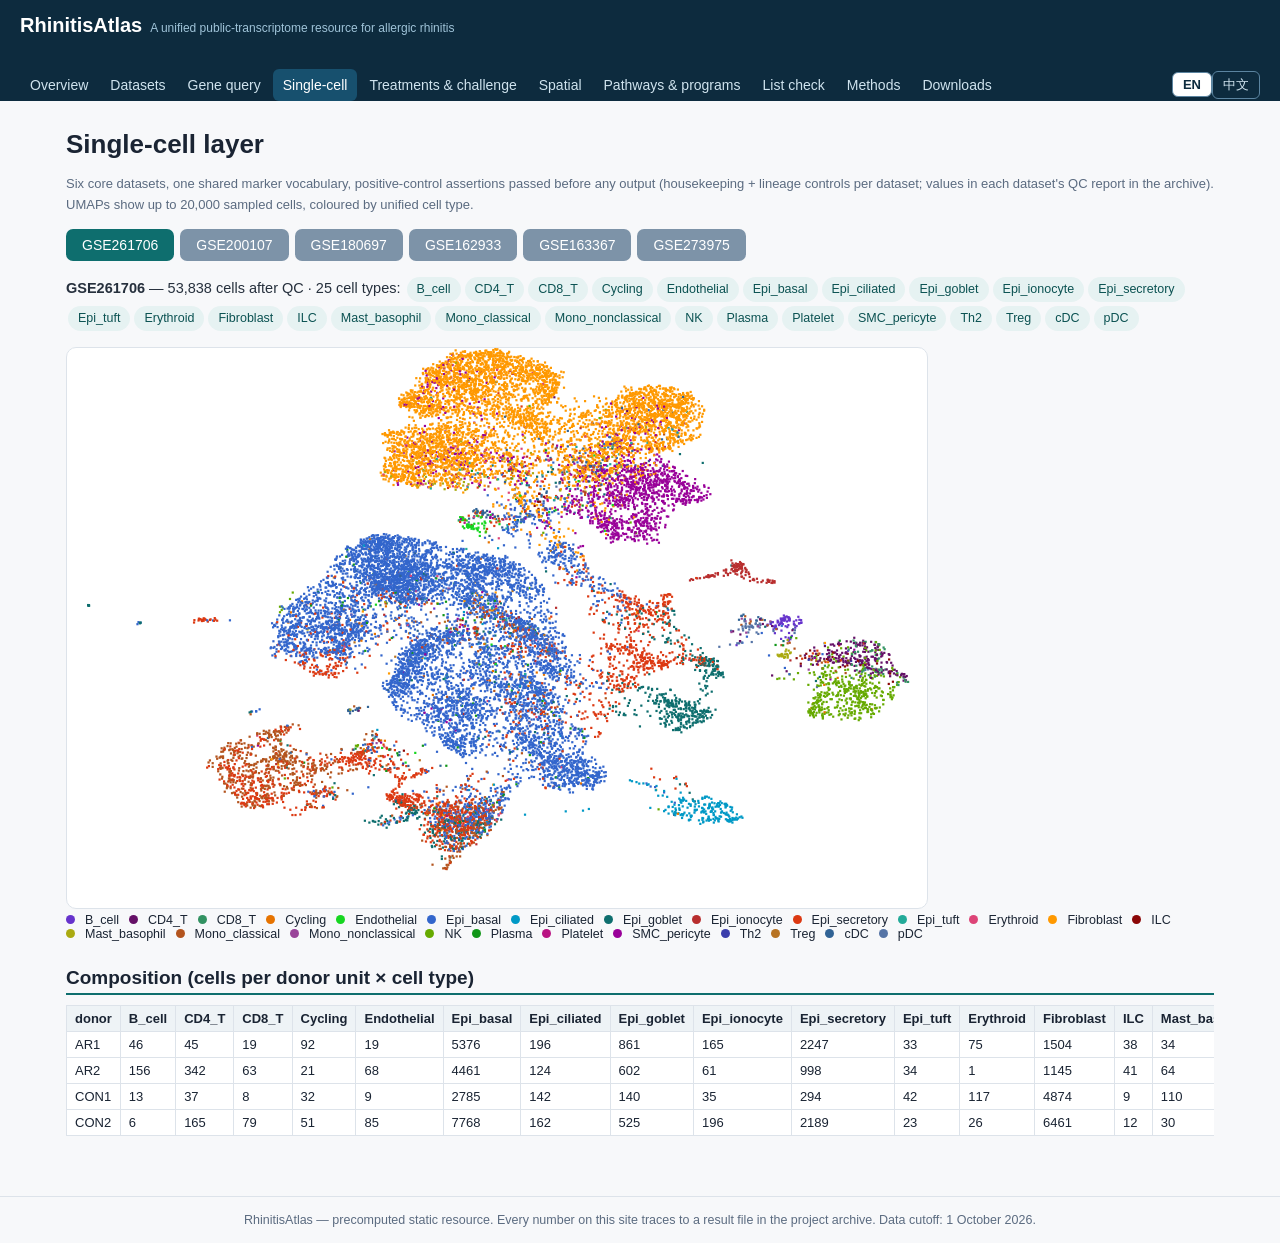
<file: scrna.html>
<!DOCTYPE html><html lang="en"><head><meta charset="utf-8"><meta name="viewport" content="width=device-width,initial-scale=1">
<title>RhinitisAtlas</title><link rel="stylesheet" href="style.css?v=20261021b"></head><body>
<header><div class="brand">RhinitisAtlas<small data-i18n="tagline"></small></div>
<nav><a href="index.html" data-i18n="nav_overview" class=""></a><a href="datasets.html" data-i18n="nav_datasets" class=""></a><a href="gene.html" data-i18n="nav_gene" class=""></a><a href="scrna.html" data-i18n="nav_sc" class="on"></a><a href="treatments.html" data-i18n="nav_treat" class=""></a><a href="spatial.html" data-i18n="nav_spatial" class=""></a><a href="pathways.html" data-i18n="nav_path" class=""></a><a href="analyze.html" data-i18n="nav_analyze" class=""></a><a href="methods.html" data-i18n="nav_methods" class=""></a><a href="downloads.html" data-i18n="nav_dl" class=""></a></nav><div class="lang"><button data-l="en" onclick="setLang('en')">EN</button><button data-l="zh" onclick="setLang('zh')">中文</button></div></header><main>
<h1 id="t"></h1><p class="mut" id="sub"></p>
<div id="tabs" style="display:flex;gap:6px;flex-wrap:wrap;margin:10px 0"></div>
<div id="meta"></div>
<canvas id="umap" width="860" height="560"></canvas>
<div class="legend" id="legend"></div>
<h2 id="h_comp"></h2><div style="overflow-x:auto"><table id="comp"></table></div>
</main><footer><span data-i18n="foot"></span></footer>
<script src="app.js?v=20261021b"></script><script>
const L={t:{en:"Single-cell layer",zh:"单细胞层"},
 sub:{en:"Six core datasets, one shared marker vocabulary, positive-control assertions passed before any output (housekeeping + lineage controls per dataset; values in each dataset's QC report in the archive). UMAPs show up to 20,000 sampled cells, coloured by unified cell type.",zh:"6 个核心数据集，共用一套标志物词表；每个集出结果前先过阳性对照断言（管家基因 + 谱系对照，数值见归档中各集 QC 报告）。UMAP 显示最多 20,000 个抽样细胞，按统一细胞类型着色。"},
 h_comp:{en:"Composition (cells per donor unit × cell type)",zh:"组成（供体单元 × 细胞类型细胞数）"},
 cells:{en:"cells after QC",zh:"QC 后细胞"}};
function T(k){return L[k][LANG]||L[k].en}
let CUR="GSE261706", SUM=null, COMP=null;
async function init(){
 document.getElementById("t").textContent=T("t"); document.getElementById("sub").textContent=T("sub"); document.getElementById("h_comp").textContent=T("h_comp");
 SUM = await loadJSON("data/summary.json"); COMP = await loadJSON("data/composition.json");
 document.getElementById("tabs").innerHTML = Object.keys(SUM.sc_datasets).map(g=>`<button class="go" style="background:${g===CUR?"#0e6e6e":"#7d93a8"}" onclick="pick('${g}')">${g}</button>`).join("");
 draw();
}
async function pick(g){ CUR=g; init(); }
async function draw(){
 const d = await loadJSON("data/"+CUR+"_umap.json");
 const info = SUM.sc_datasets[CUR];
 document.getElementById("meta").innerHTML = `<p><b>${CUR}</b> — ${info.cells.toLocaleString()} ${T("cells")} · ${info.types.length} cell types: ${info.types.map(x=>`<span class="chip">${x}</span>`).join("")}</p>`;
 const cv=document.getElementById("umap"), ctx=cv.getContext("2d"); ctx.clearRect(0,0,cv.width,cv.height);
 const xs=d.points.map(p=>p[0]), ys=d.points.map(p=>p[1]);
 const x0=Math.min(...xs),x1=Math.max(...xs),y0=Math.min(...ys),y1=Math.max(...ys);
 d.points.forEach(p=>{ const x=(p[0]-x0)/(x1-x0)*820+20, y=540-((p[1]-y0)/(y1-y0)*520+20);
   ctx.fillStyle=ctColor(p[2]); ctx.fillRect(x,y,2.2,2.2); });
 const types=[...new Set(d.points.map(p=>p[2]))].sort();
 document.getElementById("legend").innerHTML = types.map(ct=>`<span><span class="dot" style="background:${ctColor(ct)}"></span>${ct}</span>`).join("");
 const rows = COMP[CUR]||[]; const cts=[...new Set(rows.map(r=>r.celltype))].sort();
 const donors=[...new Set(rows.map(r=>r.donor||r.gsm))];
 document.getElementById("comp").innerHTML = "<tr><th>donor</th>"+cts.map(c=>`<th>${c}</th>`).join("")+"</tr>"+
  donors.map(dn=>{ const m={}; rows.filter(r=>(r.donor||r.gsm)===dn).forEach(r=>m[r.celltype]=r.n_cells);
   return `<tr><td>${dn}</td>`+cts.map(c=>`<td>${m[c]||0}</td>`).join("")+"</tr>"; }).join("");
}
window.onLang=init; init();
</script></body></html>
</file>
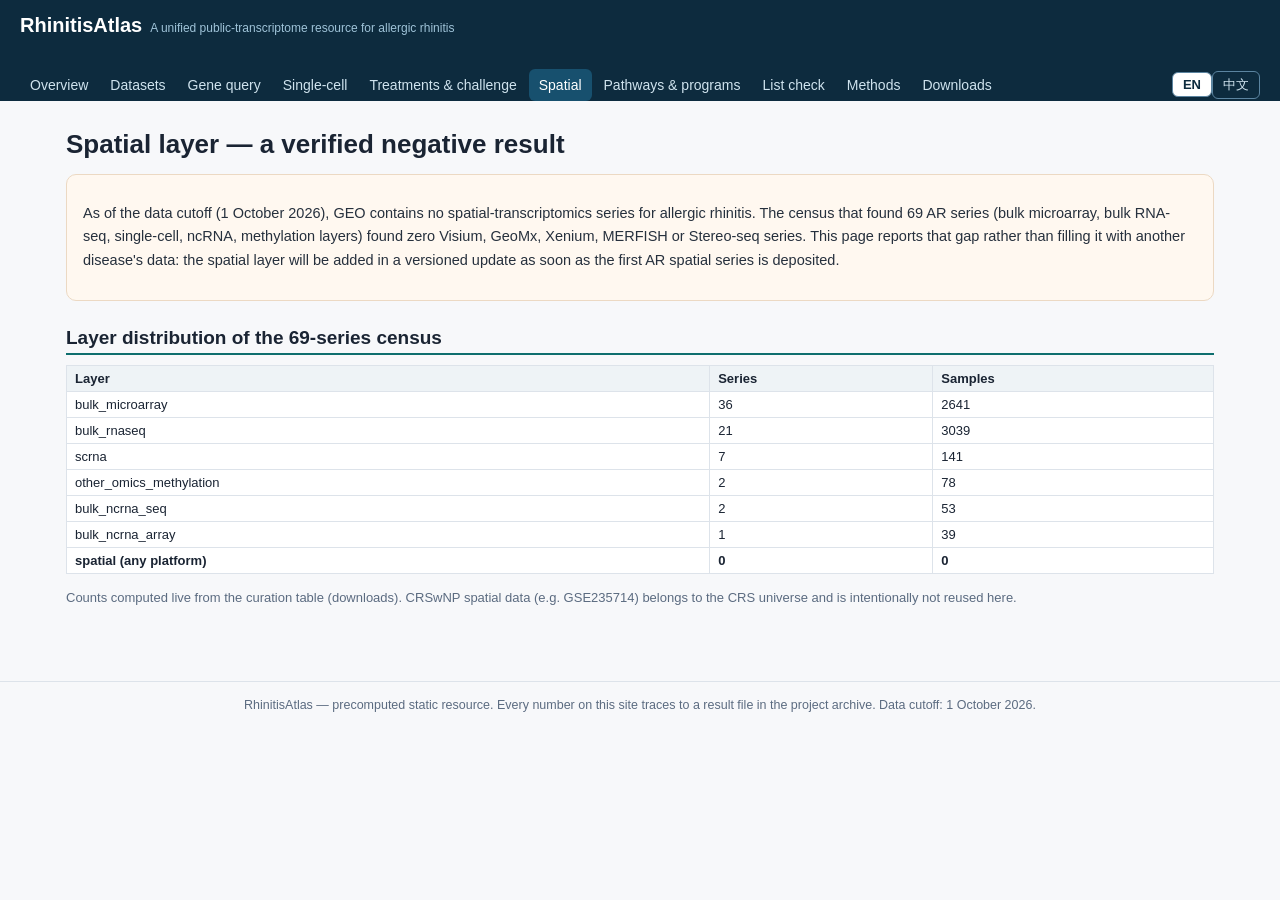
<file: spatial.html>
<!DOCTYPE html><html lang="en"><head><meta charset="utf-8"><meta name="viewport" content="width=device-width,initial-scale=1">
<title>RhinitisAtlas</title><link rel="stylesheet" href="style.css?v=20261021b"></head><body>
<header><div class="brand">RhinitisAtlas<small data-i18n="tagline"></small></div>
<nav><a href="index.html" data-i18n="nav_overview" class=""></a><a href="datasets.html" data-i18n="nav_datasets" class=""></a><a href="gene.html" data-i18n="nav_gene" class=""></a><a href="scrna.html" data-i18n="nav_sc" class=""></a><a href="treatments.html" data-i18n="nav_treat" class=""></a><a href="spatial.html" data-i18n="nav_spatial" class="on"></a><a href="pathways.html" data-i18n="nav_path" class=""></a><a href="analyze.html" data-i18n="nav_analyze" class=""></a><a href="methods.html" data-i18n="nav_methods" class=""></a><a href="downloads.html" data-i18n="nav_dl" class=""></a></nav><div class="lang"><button data-l="en" onclick="setLang('en')">EN</button><button data-l="zh" onclick="setLang('zh')">中文</button></div></header><main>
<h1 id="t"></h1><div class="box"><p id="decl"></p></div>
<h2 id="h_dist"></h2><div id="dist"></div><p class="mut" id="note"></p>
</main><footer><span data-i18n="foot"></span></footer>
<script src="app.js?v=20261021b"></script><script>
const L={t:{en:"Spatial layer — a verified negative result",zh:"空间层——经核验的阴性结果"},
 decl:{en:"As of the data cutoff (1 October 2026), GEO contains no spatial-transcriptomics series for allergic rhinitis. The census that found 69 AR series (bulk microarray, bulk RNA-seq, single-cell, ncRNA, methylation layers) found zero Visium, GeoMx, Xenium, MERFISH or Stereo-seq series. This page reports that gap rather than filling it with another disease's data: the spatial layer will be added in a versioned update as soon as the first AR spatial series is deposited.",zh:"截至数据截止日（2026 年 10 月 1 日），GEO 中不存在过敏性鼻炎的空间转录组系列。找到 69 个 AR 系列的普查（bulk 芯片、bulk RNA-seq、单细胞、ncRNA、甲基化层）中，Visium、GeoMx、Xenium、MERFISH、Stereo-seq 系列为零。本页报告这一空白，而不用其他疾病的数据填充：首个 AR 空间系列存入后，将在版本更新中优先纳入。"},
 h_dist:{en:"Layer distribution of the 69-series census",zh:"69 个系列的组学层分布"},
 note:{en:"Counts computed live from the curation table (downloads). CRSwNP spatial data (e.g. GSE235714) belongs to the CRS universe and is intentionally not reused here.",zh:"计数由策展表实时计算（见下载区）。CRSwNP 的空间数据（如 GSE235714）属于 CRS 宇宙，本资源有意不予挪用。"}};
function T(k){return L[k][LANG]||L[k].en}
async function render(){
 document.getElementById("t").textContent=T("t"); document.getElementById("decl").textContent=T("decl");
 document.getElementById("h_dist").textContent=T("h_dist"); document.getElementById("note").textContent=T("note");
 const DS = await loadJSON("data/datasets.json"); const c={};
 DS.forEach(d=>{ c[d.layer]=c[d.layer]||{n:0,s:0}; c[d.layer].n++; c[d.layer].s+=+d.n_samples; });
 document.getElementById("dist").innerHTML = "<table><tr><th>Layer</th><th>Series</th><th>Samples</th></tr>"+
  Object.entries(c).sort((a,b)=>b[1].n-a[1].n).map(([k,v])=>`<tr><td>${k}</td><td>${v.n}</td><td>${v.s}</td></tr>`).join("")+
  `<tr><td><b>spatial (any platform)</b></td><td><b>0</b></td><td><b>0</b></td></tr></table>`;
}
window.onLang=render; render();
</script></body></html>
</file>
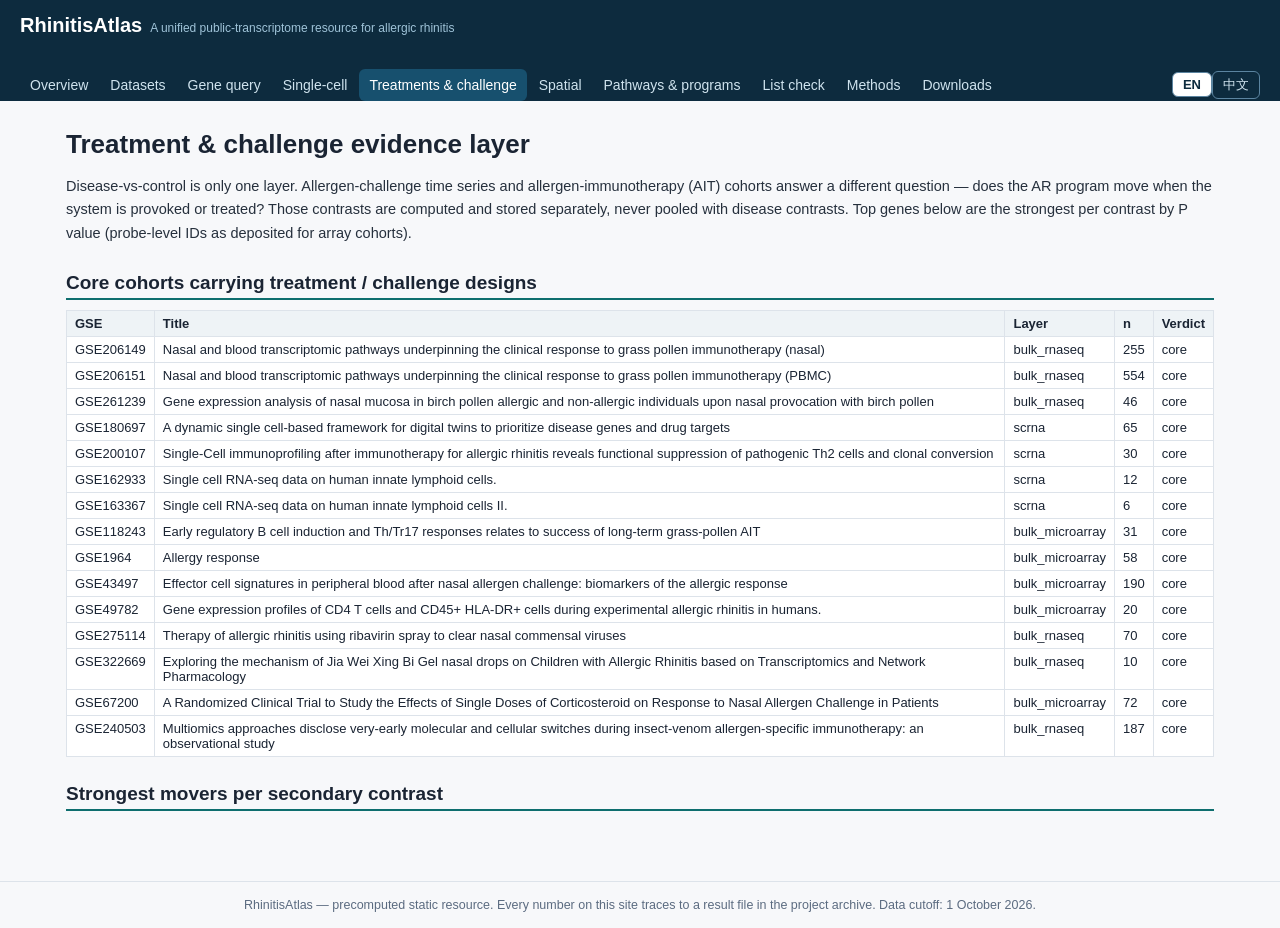
<file: treatments.html>
<!DOCTYPE html><html lang="en"><head><meta charset="utf-8"><meta name="viewport" content="width=device-width,initial-scale=1">
<title>RhinitisAtlas</title><link rel="stylesheet" href="style.css?v=20261021b"></head><body>
<header><div class="brand">RhinitisAtlas<small data-i18n="tagline"></small></div>
<nav><a href="index.html" data-i18n="nav_overview" class=""></a><a href="datasets.html" data-i18n="nav_datasets" class=""></a><a href="gene.html" data-i18n="nav_gene" class=""></a><a href="scrna.html" data-i18n="nav_sc" class=""></a><a href="treatments.html" data-i18n="nav_treat" class="on"></a><a href="spatial.html" data-i18n="nav_spatial" class=""></a><a href="pathways.html" data-i18n="nav_path" class=""></a><a href="analyze.html" data-i18n="nav_analyze" class=""></a><a href="methods.html" data-i18n="nav_methods" class=""></a><a href="downloads.html" data-i18n="nav_dl" class=""></a></nav><div class="lang"><button data-l="en" onclick="setLang('en')">EN</button><button data-l="zh" onclick="setLang('zh')">中文</button></div></header><main>
<h1 id="t"></h1><p id="intro"></p>
<h2 id="h_coh"></h2><div style="overflow-x:auto"><table id="coh"></table></div>
<h2 id="h_top"></h2><div id="tops"></div>
</main><footer><span data-i18n="foot"></span></footer>
<script src="app.js?v=20261021b"></script><script>
const L={t:{en:"Treatment & challenge evidence layer",zh:"治疗与激发证据层"},
 intro:{en:"Disease-vs-control is only one layer. Allergen-challenge time series and allergen-immunotherapy (AIT) cohorts answer a different question — does the AR program move when the system is provoked or treated? Those contrasts are computed and stored separately, never pooled with disease contrasts. Top genes below are the strongest per contrast by P value (probe-level IDs as deposited for array cohorts).",zh:"疾病-对照只是一个层。过敏原激发时间序列与过敏原免疫治疗（AIT）队列回答的是另一个问题——系统被激发或治疗时，AR 程序是否移动？这些对比单独计算、单独存放，永不与疾病对比合并。下表为每对比按 P 值最强的基因（芯片队列为存入时的探针级 ID）。"},
 h_coh:{en:"Core cohorts carrying treatment / challenge designs",zh:"带治疗/激发设计的核心队列"},
 h_top:{en:"Strongest movers per secondary contrast",zh:"每个次级对比的最强变化基因"},
 up:{en:"top up",zh:"上调前列"}, dn:{en:"top down",zh:"下调前列"}};
function T(k){return L[k][LANG]||L[k].en}
const COHORTS=["GSE206149","GSE206151","GSE261239","GSE180697","GSE200107","GSE162933","GSE163367","GSE118243","GSE1964","GSE43497","GSE49782","GSE275114","GSE322669","GSE67200","GSE240503"];
async function render(){
 document.getElementById("t").textContent=T("t"); document.getElementById("intro").textContent=T("intro");
 document.getElementById("h_coh").textContent=T("h_coh"); document.getElementById("h_top").textContent=T("h_top");
 const DS = await loadJSON("data/datasets.json"); const m={}; DS.forEach(d=>m[d.accession]=d);
 document.getElementById("coh").innerHTML = "<tr><th>GSE</th><th>Title</th><th>Layer</th><th>n</th><th>Verdict</th></tr>"+
  COHORTS.filter(g=>m[g]).map(g=>{const d=m[g];return `<tr><td>${g}</td><td>${d.title}</td><td>${d.layer}</td><td>${d.n_samples}</td><td>${d.verdict}</td></tr>`}).join("");
 const TR = await loadJSON("data/treatments.json");
 document.getElementById("tops").innerHTML = Object.entries(TR).map(([k,v])=>`<h3>${k}</h3>
  <p><b>${T("up")}:</b> ${v.up.map(x=>`<span class="chip">${x[0]} (${x[1]>0?"+":""}${x[1]})</span>`).join("")}<br>
  <b>${T("dn")}:</b> ${v.down.map(x=>`<span class="chip dn">${x[0]} (${x[1]})</span>`).join("")}</p>`).join("");
}
window.onLang=render; render();
</script></body></html>
</file>
<file: style.css>
:root{--ink:#1a2433;--mut:#5b6b80;--acc:#0e6e6e;--acc2:#b3541e;--bg:#f7f8fa;--card:#fff;--line:#dde3ea}
*{box-sizing:border-box}body{margin:0;font-family:-apple-system,'Segoe UI',Roboto,'Helvetica Neue',Arial,'PingFang SC','Microsoft YaHei',sans-serif;color:var(--ink);background:var(--bg)}
header{background:#0d2b3e;color:#fff;padding:0 20px;display:flex;align-items:center;gap:18px;flex-wrap:wrap}
header .brand{font-size:20px;font-weight:700;padding:14px 0}header .brand small{font-weight:400;color:#9fc3d8;font-size:12px;margin-left:8px}
nav{display:flex;gap:2px;flex-wrap:wrap}nav a{color:#cfe3ee;text-decoration:none;padding:8px 10px;border-radius:6px;font-size:14px}nav a:hover,nav a.on{background:#17506e;color:#fff}
.lang{margin-left:auto}.lang button{background:transparent;border:1px solid #5b84a0;color:#cfe3ee;border-radius:6px;padding:4px 10px;cursor:pointer;font-size:13px}.lang button.on{background:#fff;color:#0d2b3e;font-weight:700}
main{max-width:1180px;margin:0 auto;padding:22px 16px 60px}
h1{font-size:26px;margin:6px 0 10px}h2{font-size:19px;margin:26px 0 10px;border-bottom:2px solid var(--acc);padding-bottom:4px}h3{font-size:15px;margin:16px 0 6px}
p,li{font-size:14.5px;line-height:1.65;color:#26303d}.mut{color:var(--mut);font-size:13px}
.cards{display:grid;grid-template-columns:repeat(auto-fit,minmax(160px,1fr));gap:12px;margin:14px 0}
.card{background:var(--card);border:1px solid var(--line);border-radius:10px;padding:14px}.card .n{font-size:26px;font-weight:800;color:var(--acc)}.card .l{font-size:12.5px;color:var(--mut)}
.box{background:#fff8f0;border:1px solid #ecd9c3;border-radius:10px;padding:12px 16px;margin:14px 0}
table{border-collapse:collapse;width:100%;background:#fff;font-size:13px}th,td{border:1px solid var(--line);padding:5px 8px;text-align:left;vertical-align:top}th{background:#eef3f6}
input,select{font-size:14px;padding:7px 9px;border:1px solid #b9c4d0;border-radius:7px}
textarea{font-size:13.5px;padding:9px;border:1px solid #b9c4d0;border-radius:7px;width:100%;font-family:ui-monospace,Menlo,Consolas,monospace}
.badge{display:inline-block;border-radius:4px;padding:0 6px;font-size:11.5px;font-weight:700;margin-right:3px}
.b-arup{background:#fde8d7;color:#8a3c10}.b-ardn{background:#dbe7fb;color:#1c4390}.b-crsup{background:#e3f2e3;color:#1e6b1e}.b-crsdn{background:#efe0f2;color:#6b1e6b}
button.go{background:var(--acc);color:#fff;border:0;border-radius:7px;padding:8px 16px;font-size:14px;cursor:pointer}
.chip{display:inline-block;background:#e6f2f2;color:#0b5252;border-radius:20px;padding:2px 10px;margin:2px;font-size:12.5px}
.chip.dn{background:#fbe9dd;color:#8a3c10}
.bar{height:10px;border-radius:3px;display:inline-block;vertical-align:middle}
canvas{max-width:100%;background:#fff;border:1px solid var(--line);border-radius:10px}
.legend{font-size:12.5px}.legend span{margin-right:10px;white-space:nowrap}
.dot{display:inline-block;width:9px;height:9px;border-radius:50%;margin-right:4px}
footer{border-top:1px solid var(--line);padding:16px;text-align:center;color:var(--mut);font-size:12.5px}
a{color:var(--acc)}
.grid2{display:grid;grid-template-columns:1fr 1fr;gap:16px}@media(max-width:800px){.grid2{grid-template-columns:1fr}}
</file>
